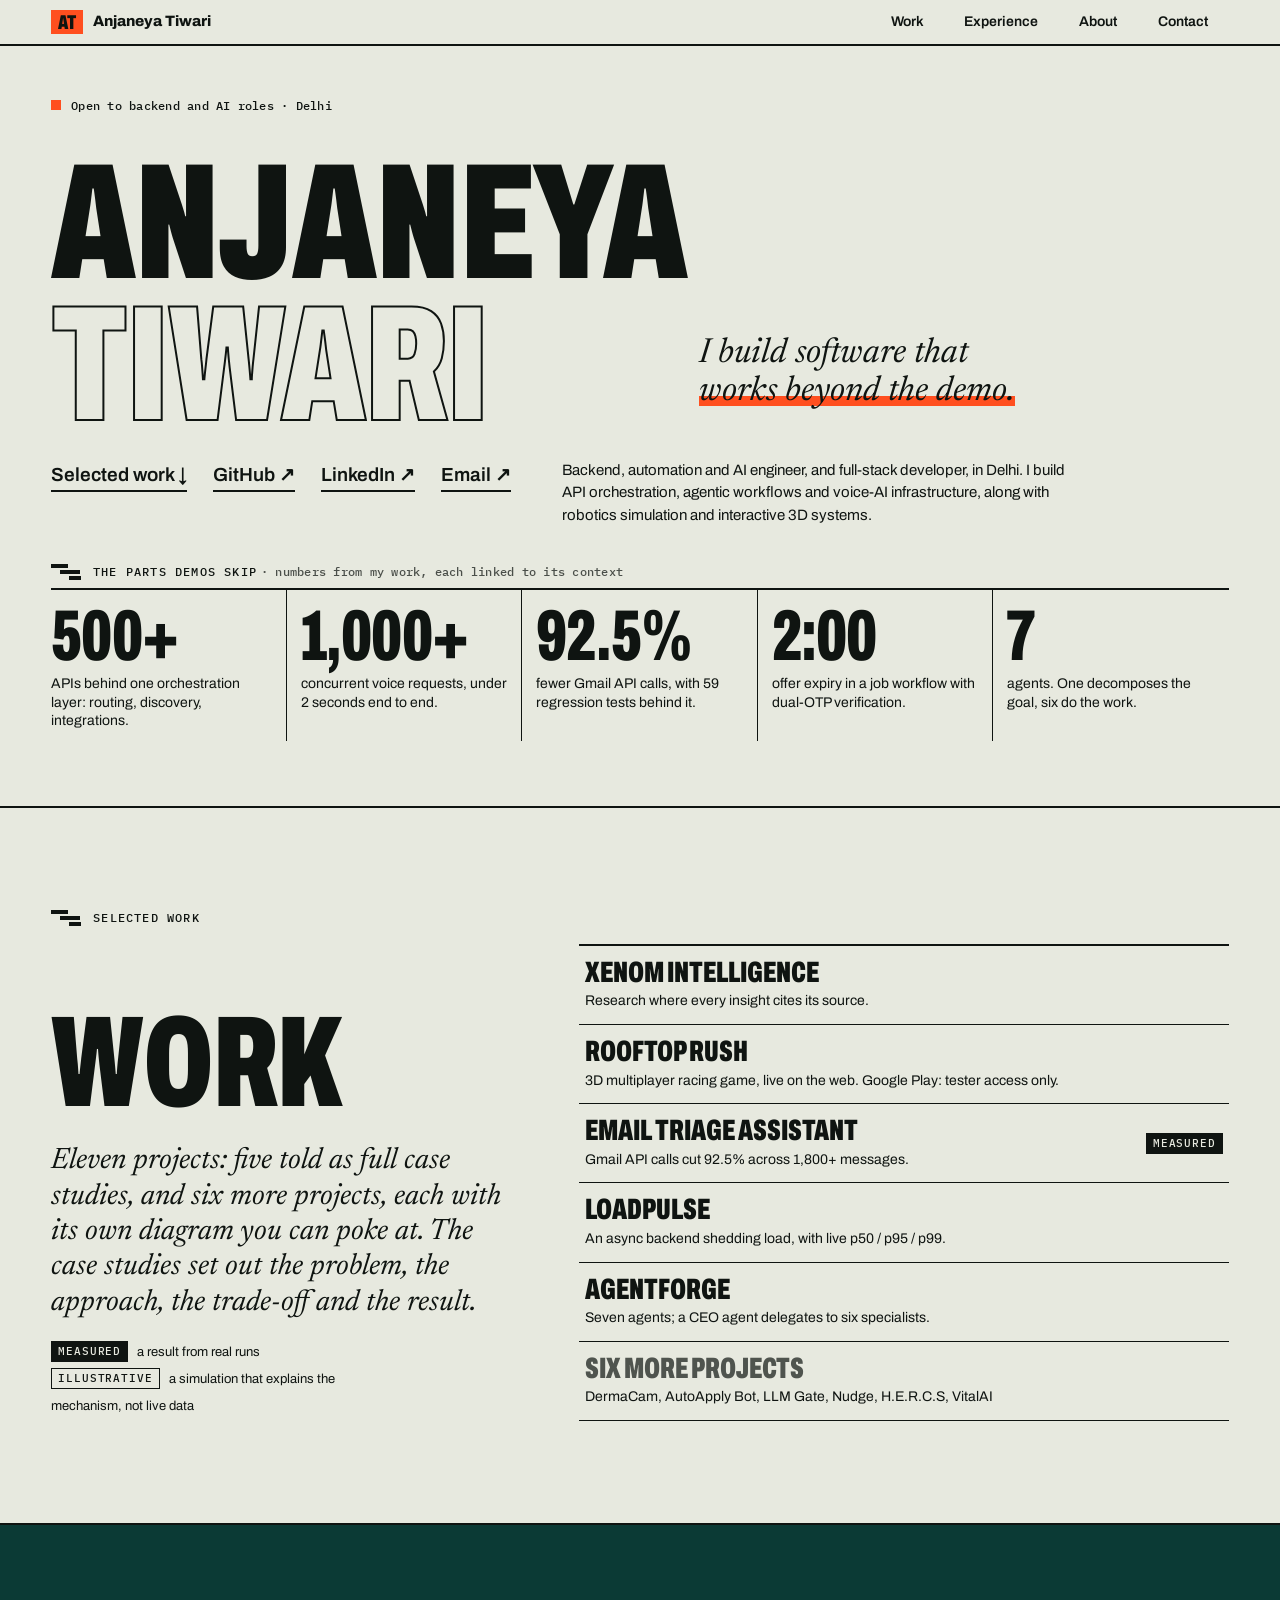
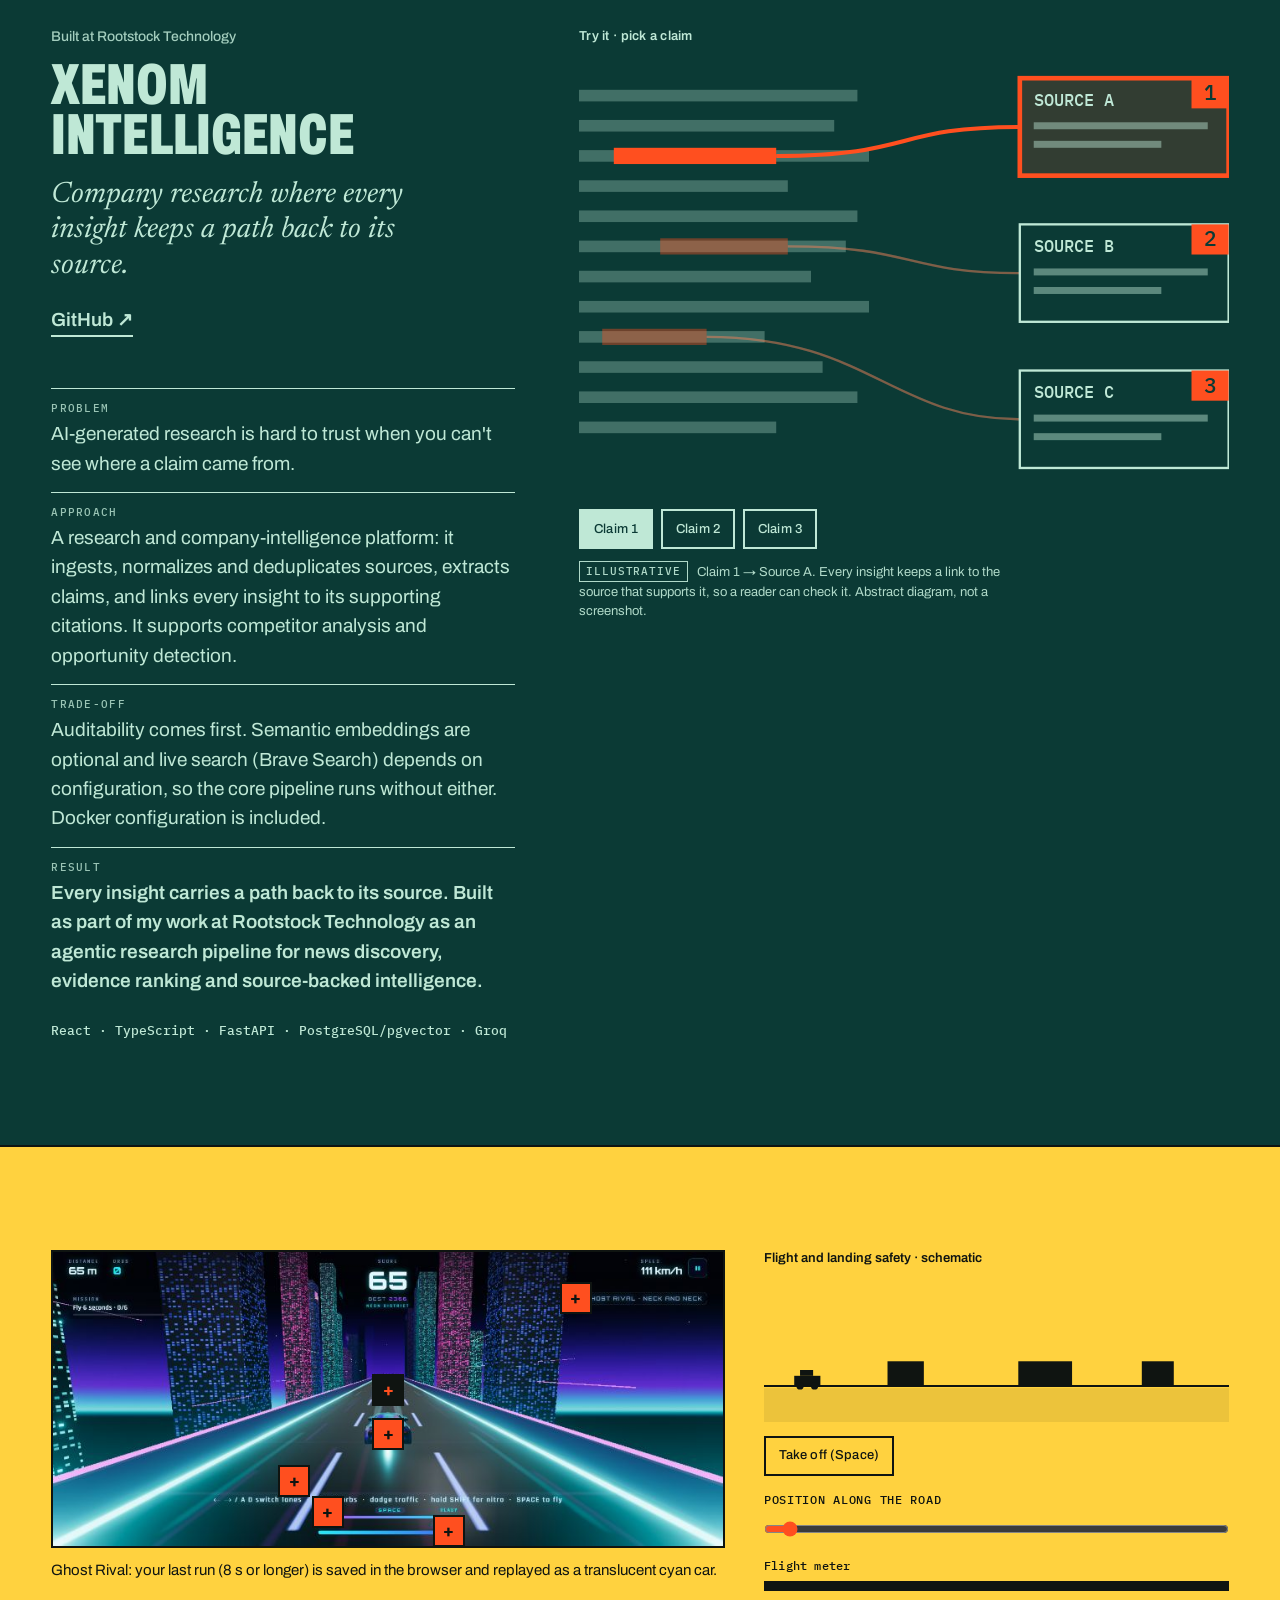
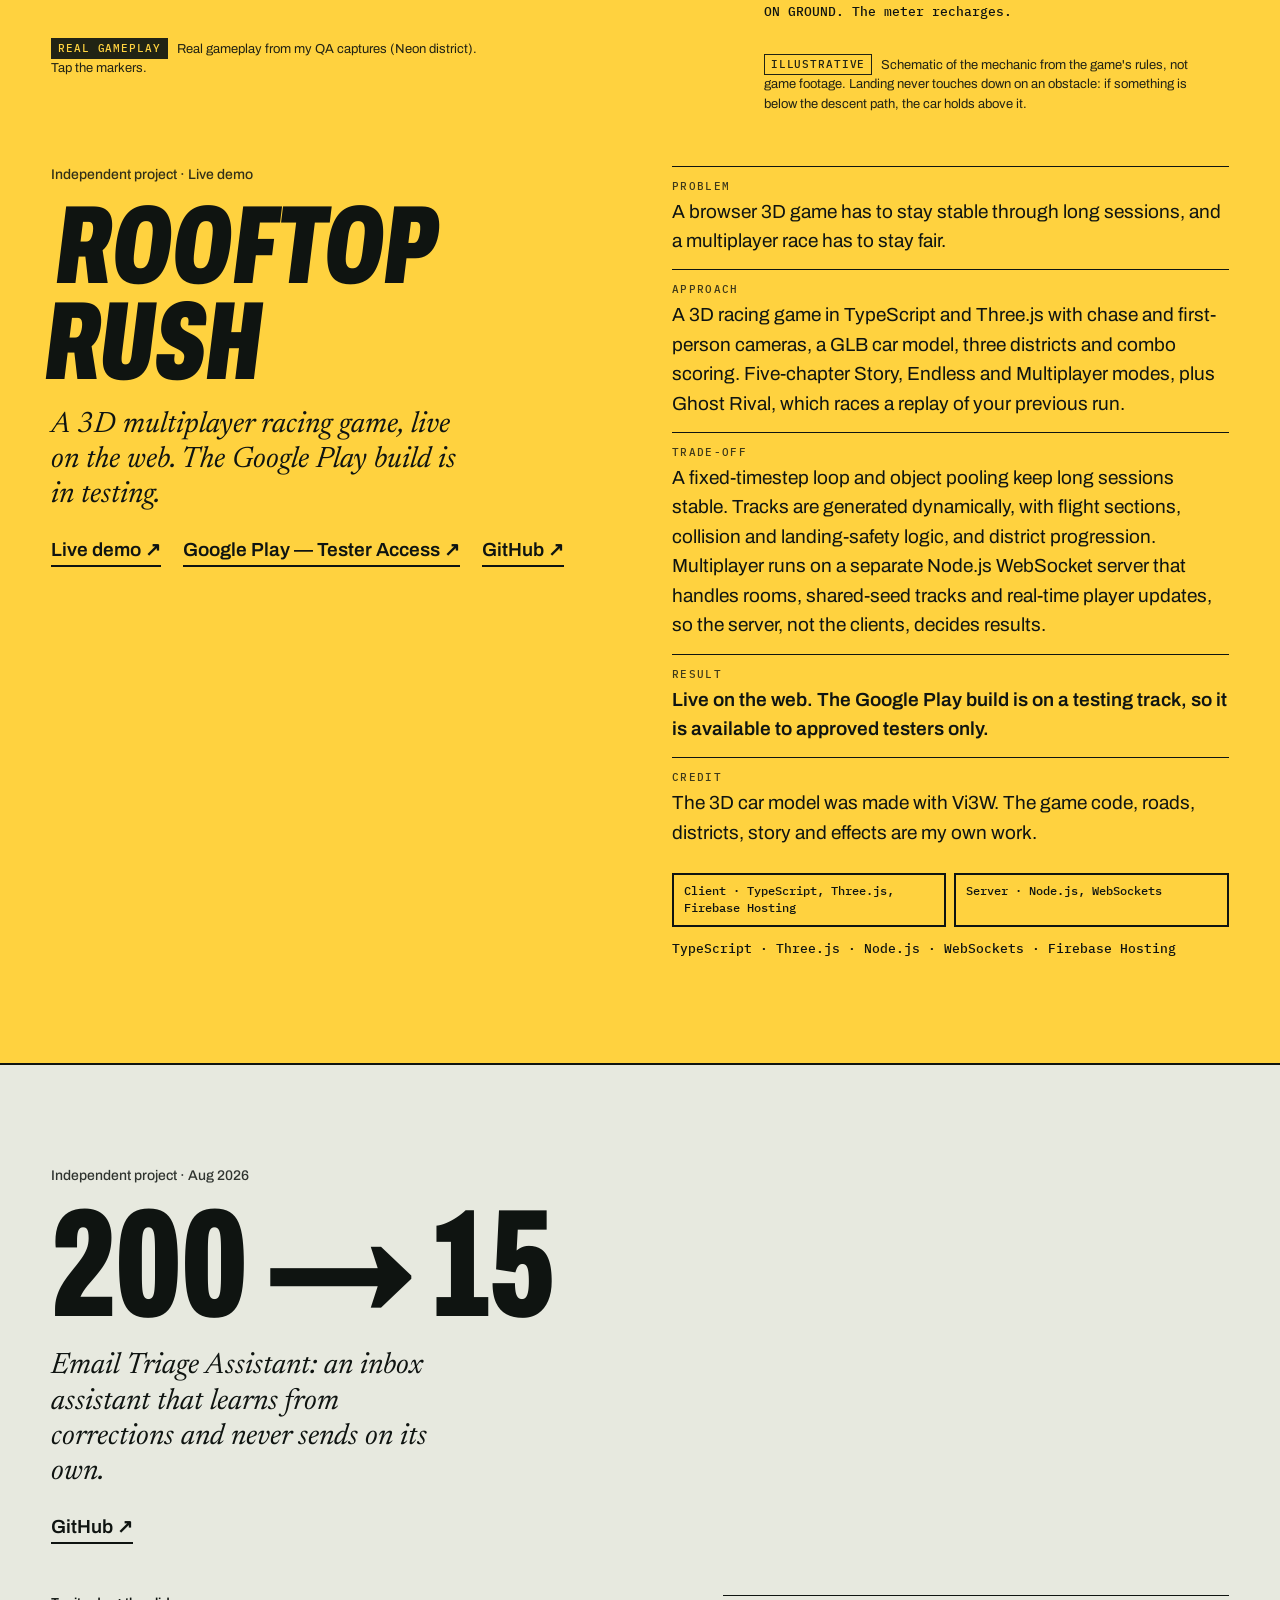
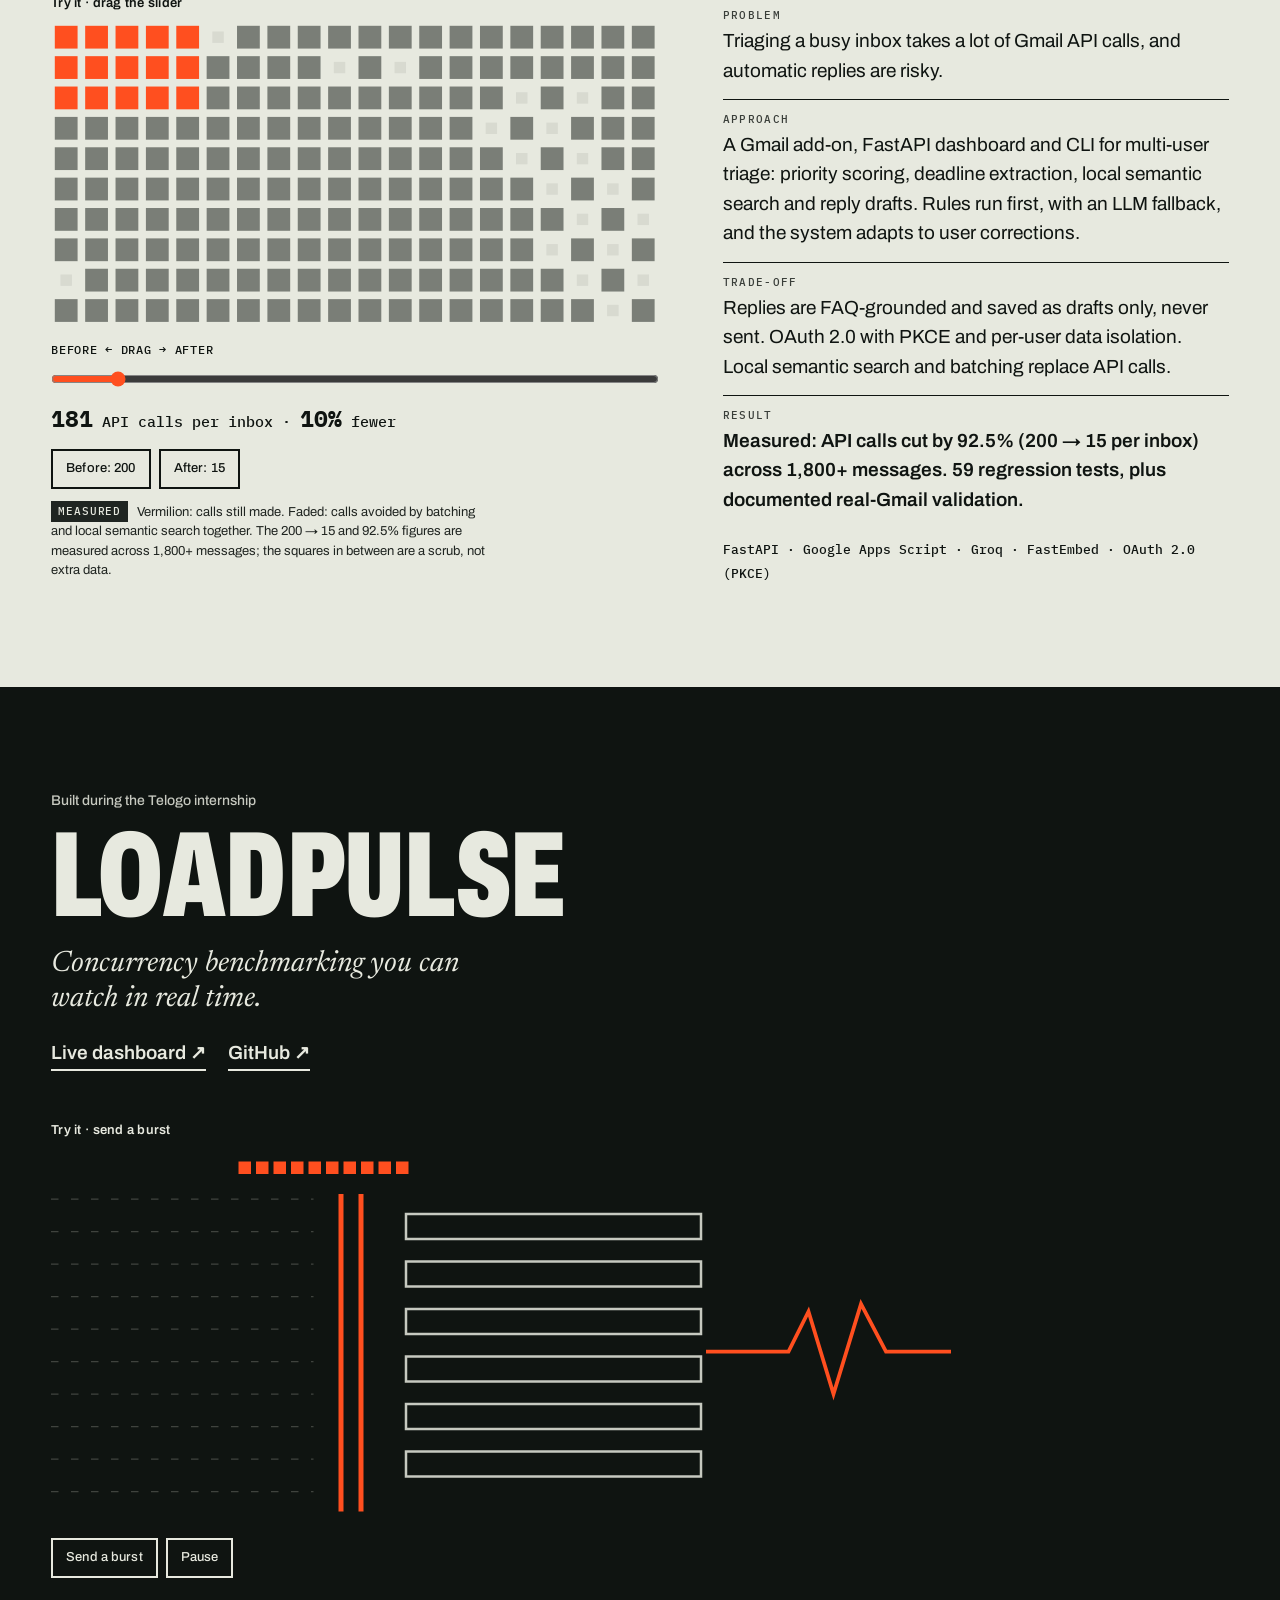
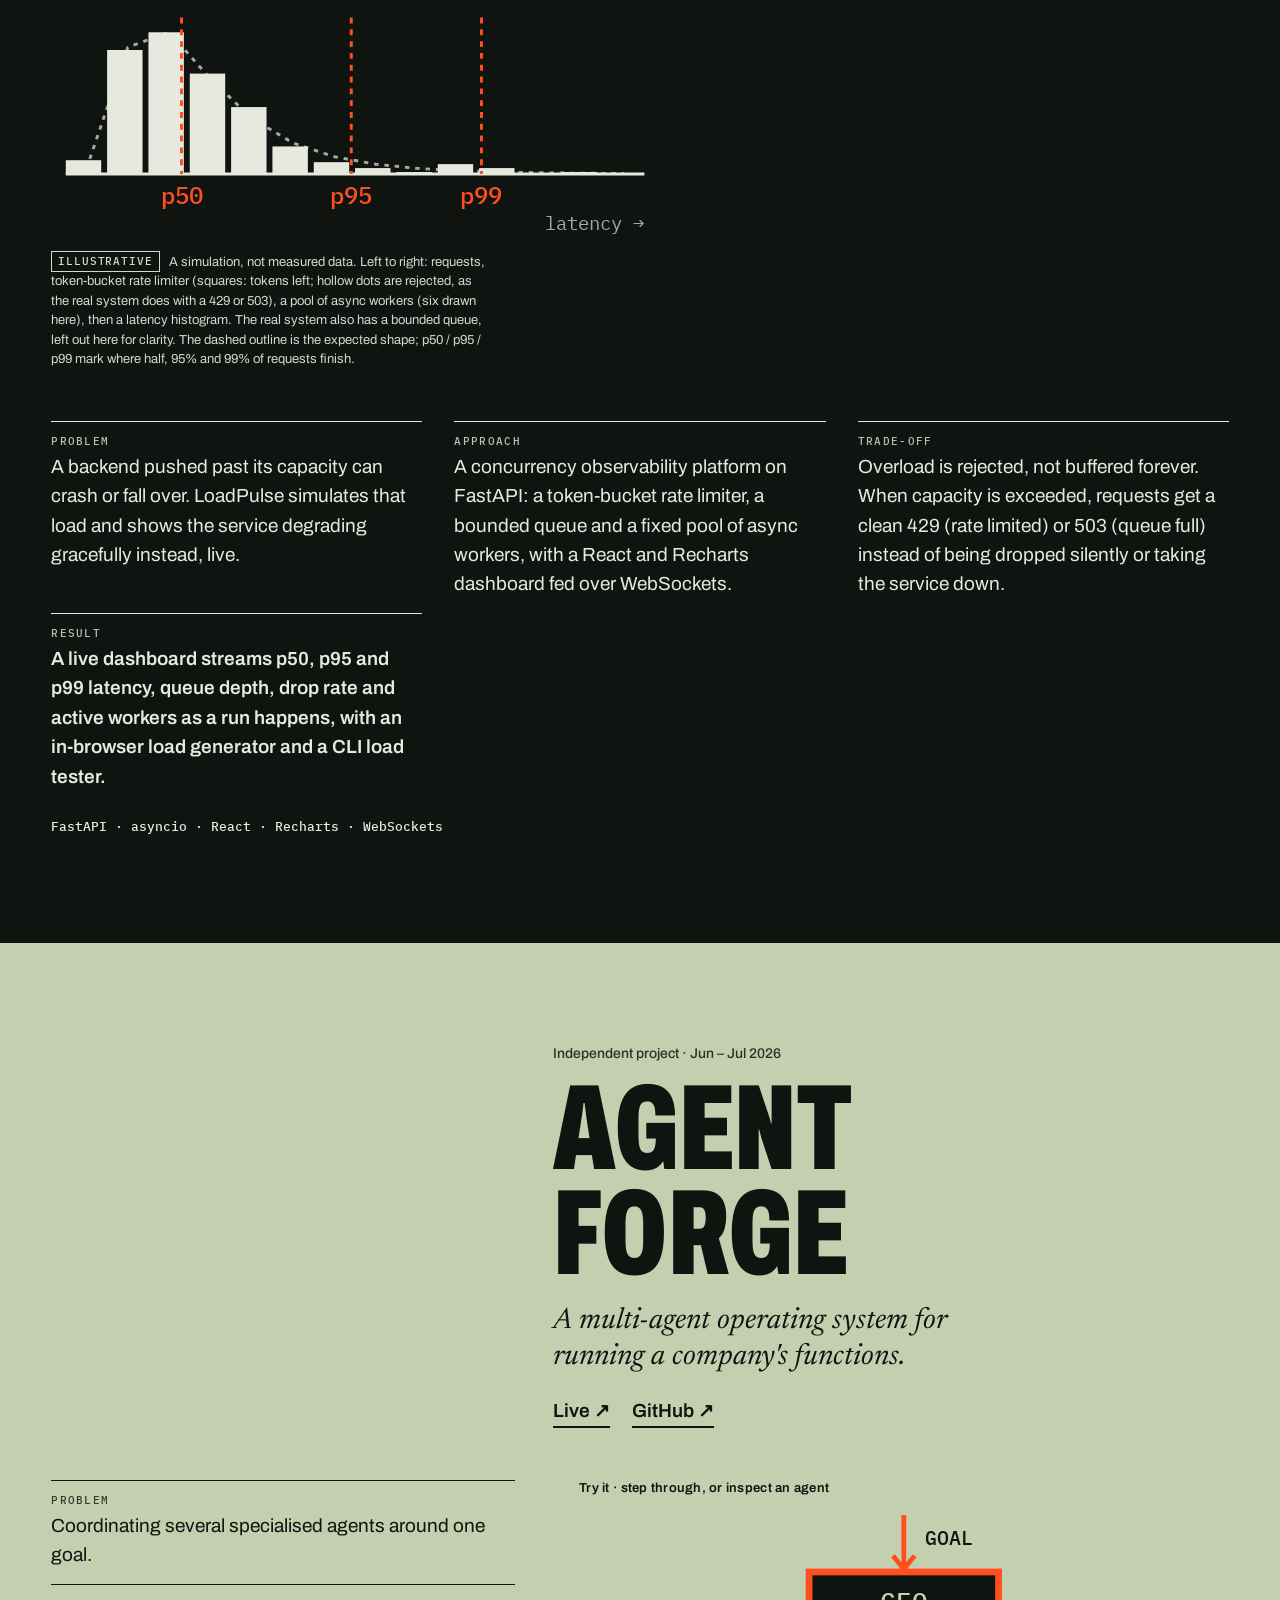
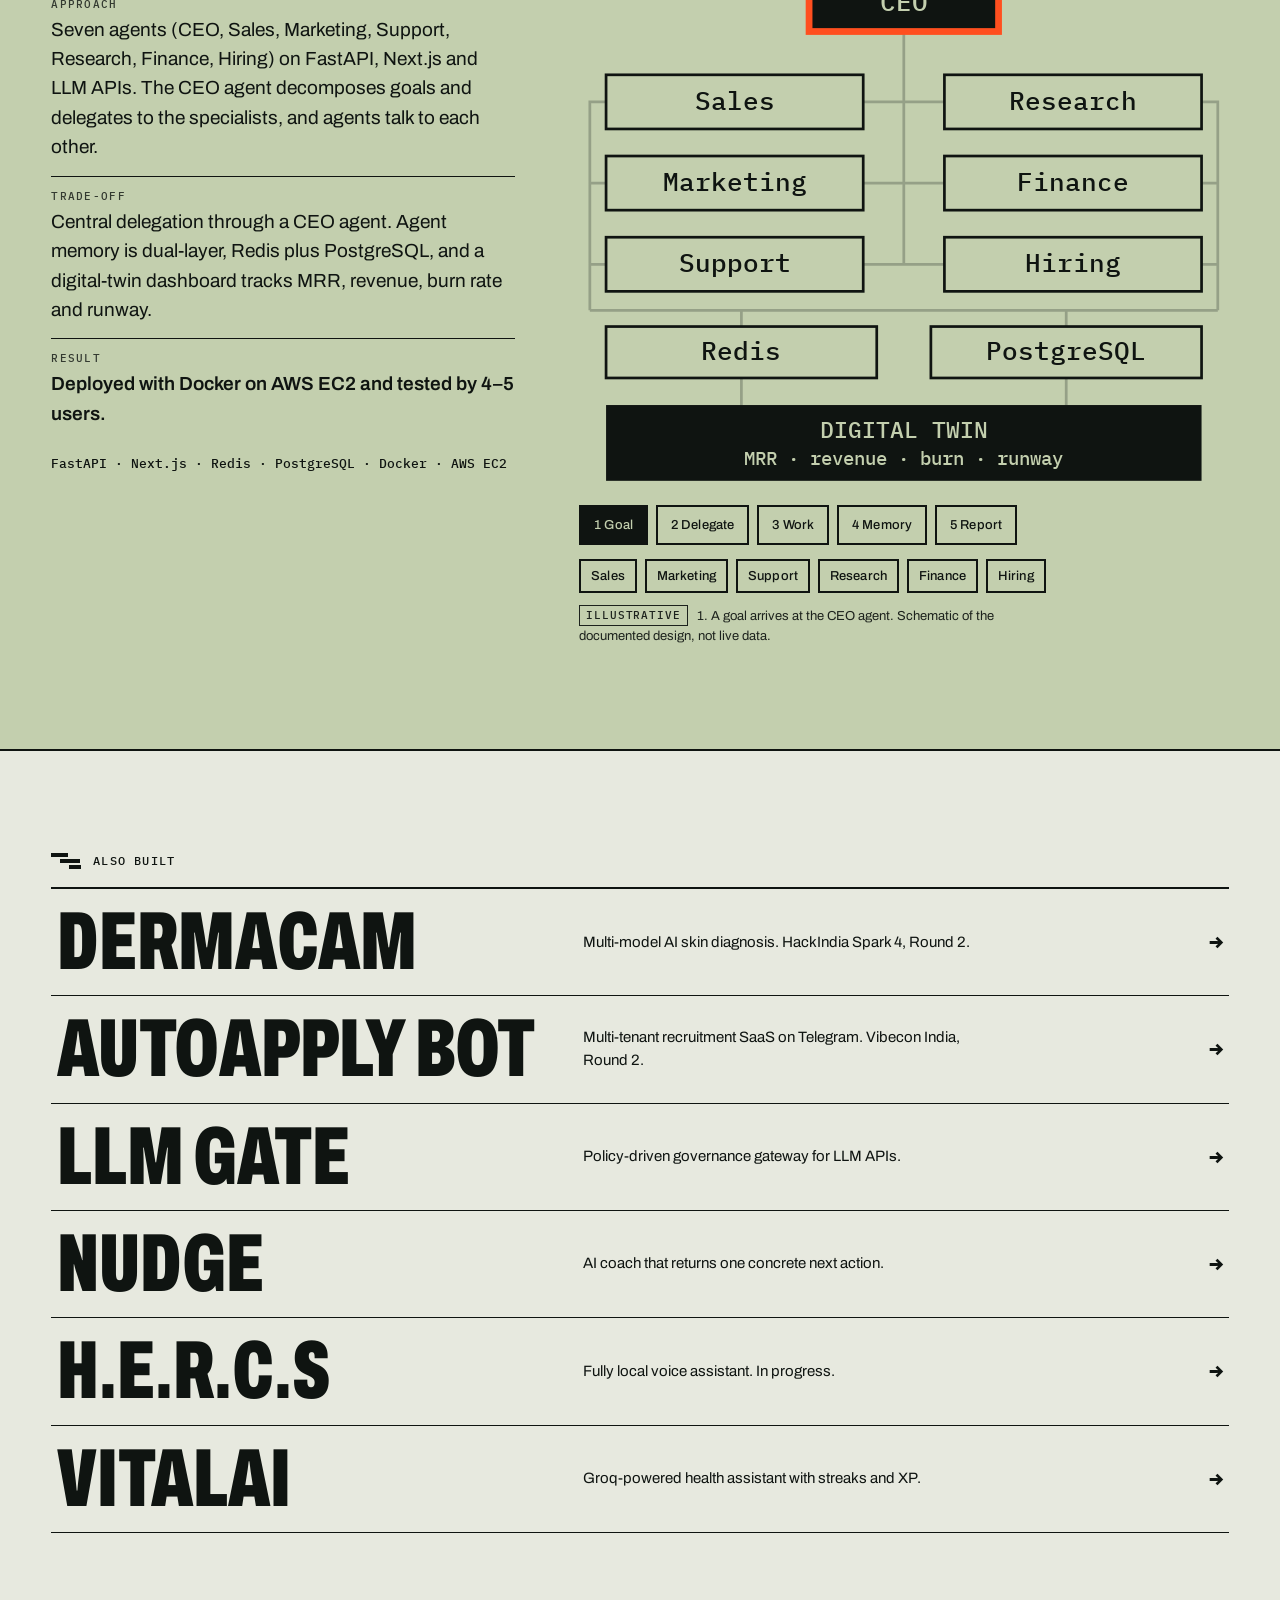
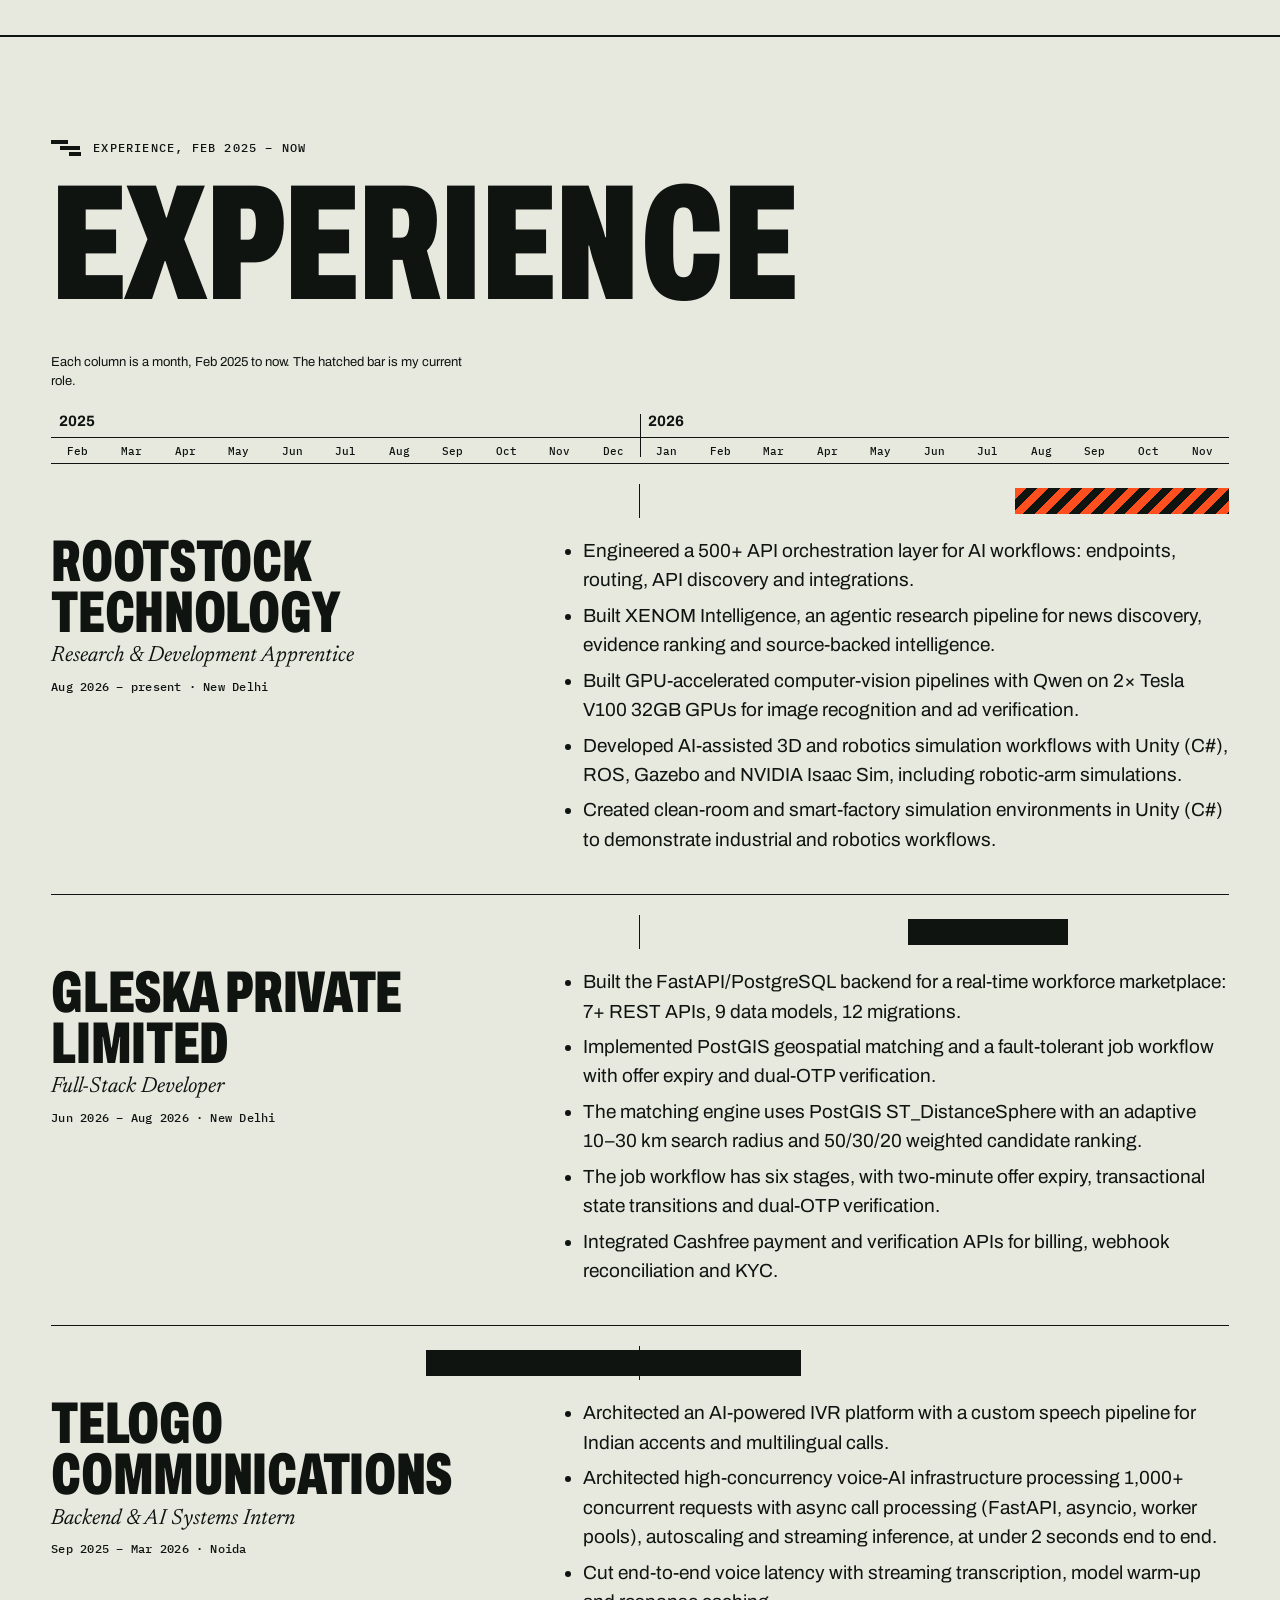
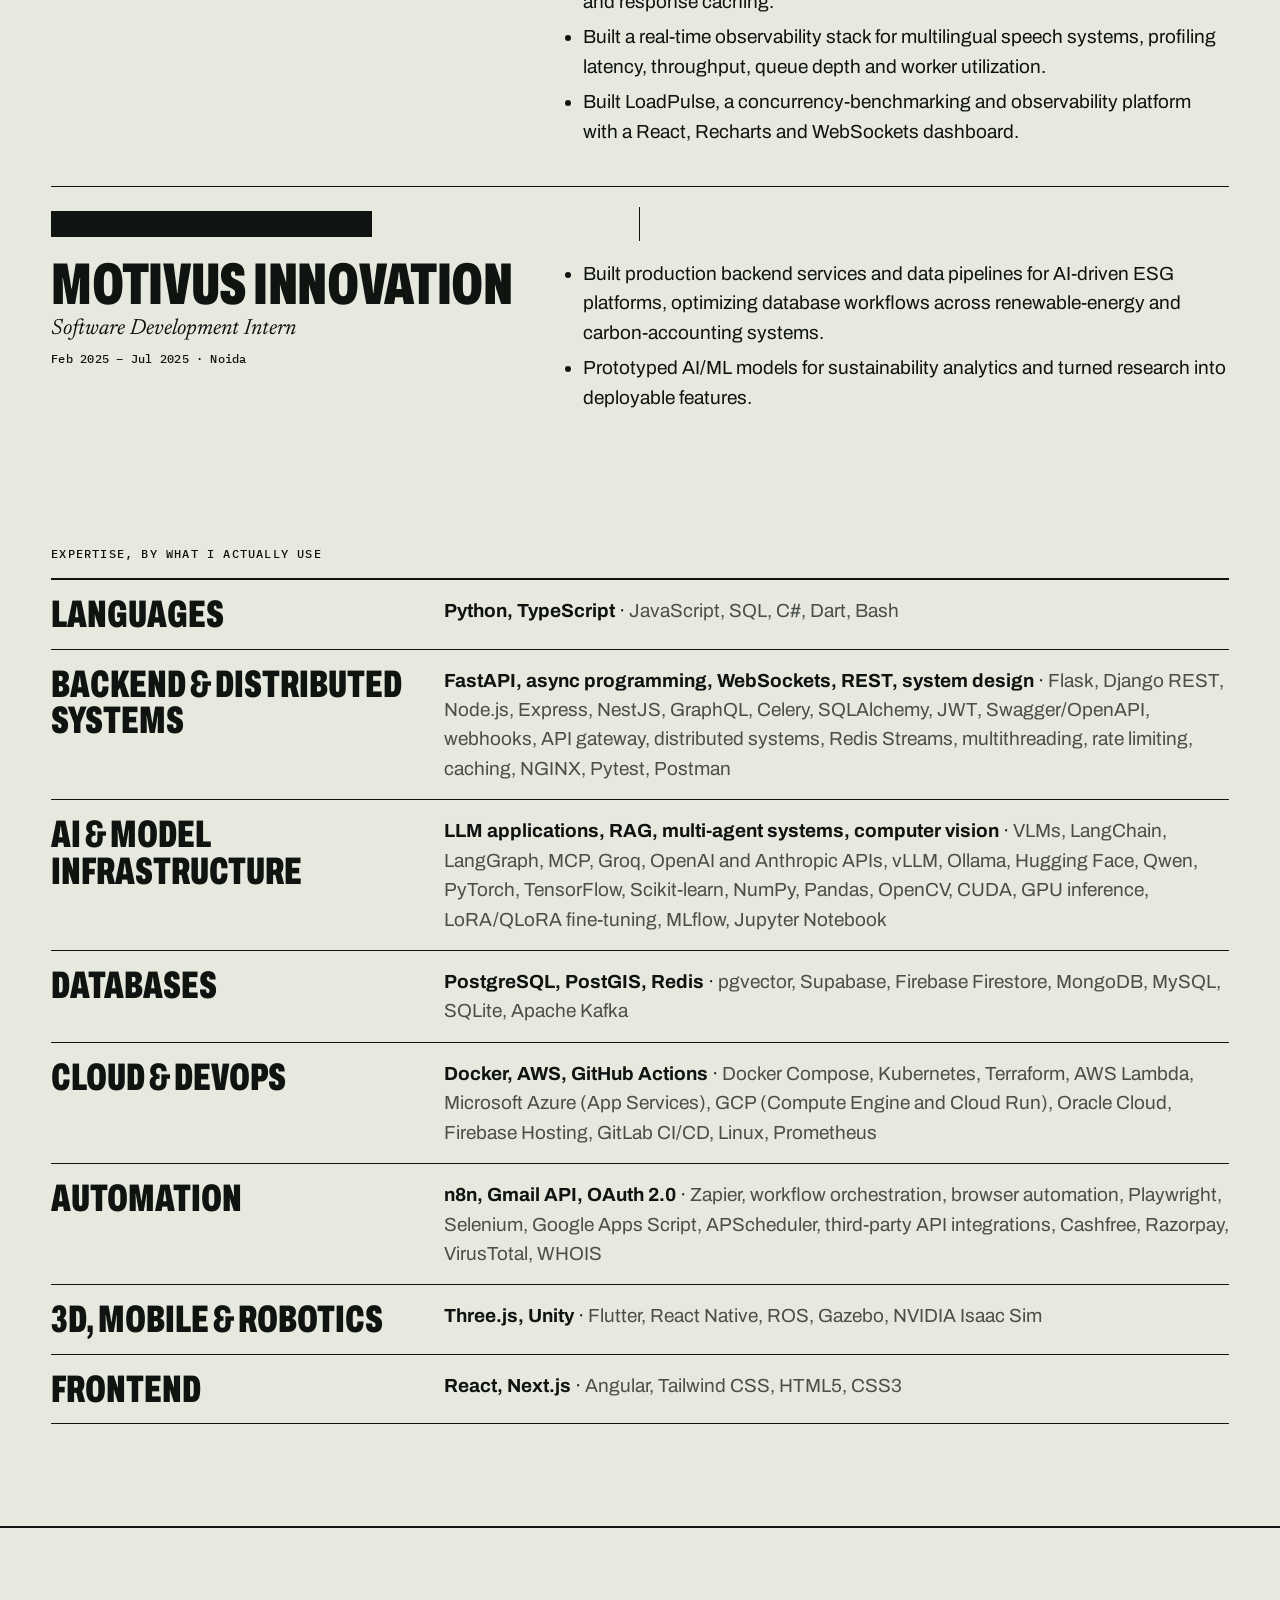
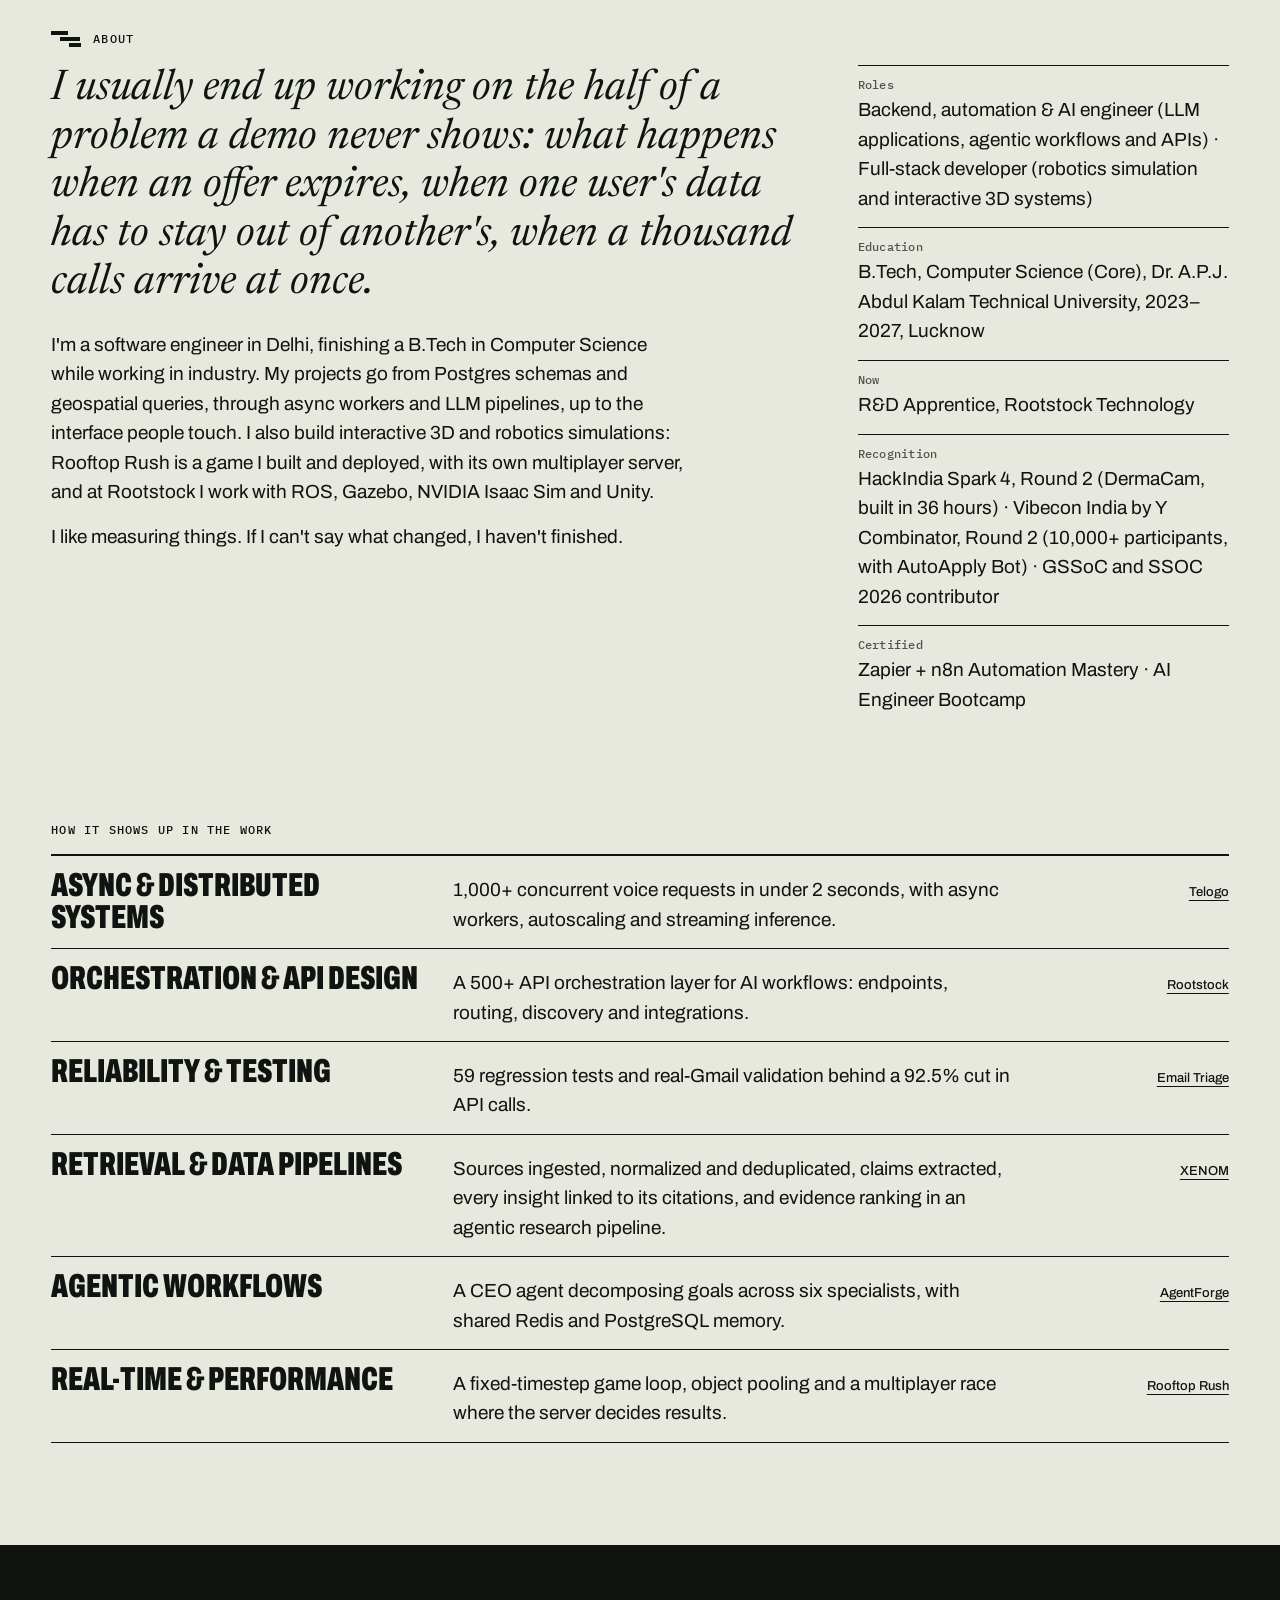
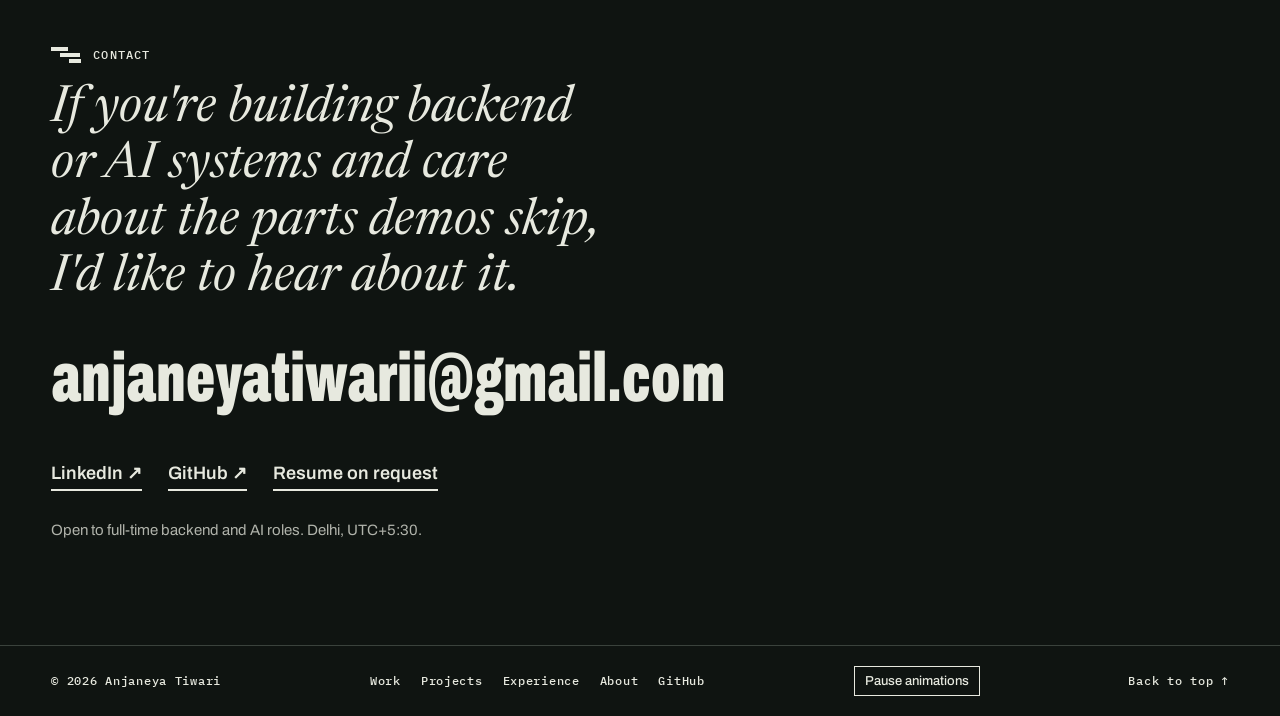
<file: index.html>
<!doctype html>
<html lang="en">
<head>
<meta charset="utf-8">
<meta name="viewport" content="width=device-width,initial-scale=1">
<title>Anjaneya Tiwari — Backend, Automation &amp; AI Engineer · Full-Stack Developer</title>
<meta name="description" content="Anjaneya Tiwari is a backend, automation and AI engineer and full-stack developer: a 500+ API orchestration layer, a geospatial matching backend for a deployed marketplace, voice AI at 1,000+ concurrent requests, and robotics and 3D simulation.">
<link rel="canonical" href="https://codebyanjaneya.github.io/">
<meta property="og:title" content="Anjaneya Tiwari — Backend, Automation & AI Engineer · Full-Stack Developer">
<meta property="og:description" content="Software that works beyond the demo.">
<meta property="og:type" content="website">
<meta property="og:url" content="https://codebyanjaneya.github.io/">
<meta name="theme-color" content="#e7e9df">
<link rel="icon" href="data:,">
<link rel="preconnect" href="https://fonts.googleapis.com">
<link rel="preconnect" href="https://fonts.gstatic.com" crossorigin>
<link href="https://fonts.googleapis.com/css2?family=Archivo:wdth,wght@62..100,400..900&family=IBM+Plex+Mono:wght@400;500&family=Newsreader:ital,wght@0,400;1,400&display=swap" rel="stylesheet">
<script>document.documentElement.className+=" js"</script>
<link rel="stylesheet" href="style.css">
</head>
<body>
<a href="#work" class="skip">Skip to work</a>
<header class="nav">
  <div class="wrap">
    <a class="wm" href="#top" aria-label="Anjaneya Tiwari, home"><b>AT</b>Anjaneya Tiwari</a>
    <nav aria-label="Primary"><ul>
      <li><a href="#work">Work</a></li><li><a href="#experience">Experience</a></li><li><a href="#about">About</a></li><li><a href="#contact">Contact</a></li>
    </ul></nav>
  </div>
</header>

<main id="top">
<section class="hero">
  <div class="wrap">
    <p class="status mono">Open to backend and AI roles · Delhi</p>
    <div>
      <div class="name"><h1 class="disp"><span>Anjaneya</span><span>Tiwari</span></h1>
      <p class="say">I build software that <em>works beyond the demo.</em></p></div>
      <div class="hero-mid"><p class="go"><a class="lnk" href="#work">Selected work ↓</a><a class="lnk" href="https://github.com/codebyanjaneya" target="_blank" rel="noopener">GitHub ↗</a><a class="lnk" href="https://www.linkedin.com/in/anjaneya-tiwari/" target="_blank" rel="noopener">LinkedIn ↗</a><a class="lnk" href="mailto:anjaneyatiwarii@gmail.com">Email ↗</a></p><p class="who">Backend, automation and AI engineer, and full-stack developer, in Delhi. I build API orchestration, agentic workflows and voice-AI infrastructure, along with robotics simulation and interactive 3D systems.</p></div>
    </div>
    <div class="skipbox">
      <p class="lab"><span class="mark" aria-hidden="true"><i></i><i></i><i></i></span>The parts demos skip<span class="lab-n"> · numbers from my work, each linked to its context</span></p>
      <ol class="skips">
        <li><a href="#experience"><b>500+</b><span>APIs behind one orchestration layer: routing, discovery, integrations.</span></a></li>
        <li><a href="#telogo-role"><b>1,000+</b><span>concurrent voice requests, under 2 seconds end to end.</span></a></li>
        <li><a href="#email"><b>92.5%</b><span>fewer Gmail API calls, with 59 regression tests behind it.</span></a></li>
        <li><a href="#gleska-role"><b>2:00</b><span>offer expiry in a job workflow with dual-OTP verification.</span></a></li>
        <li><a href="#agentforge"><b>7</b><span>agents. One decomposes the goal, six do the work.</span></a></li>
      </ol>
    </div>
  </div>
</section>

<section class="sec" id="work">
  <div class="wrap">
    <p class="lab"><span class="mark" aria-hidden="true"><i></i><i></i><i></i></span>Selected work</p>
    <div class="intro">
      <div>
        <h2 class="disp big">Work</h2>
        <p class="deck">Eleven projects: five told as full case studies, and six more projects, each with its own diagram you can poke at. The case studies set out the problem, the approach, the trade-off and the result.</p>
        <p class="legend"><span><b class="chip m">Measured</b> a result from real runs</span><span><b class="chip i">Illustrative</b> a simulation that explains the mechanism, not live data</span></p>
      </div>
      <ol class="pidx">
        <li><a href="#xenom"><span class="t"><b>XENOM Intelligence</b><span>Research where every insight cites its source.</span></span></a></li>
        <li><a href="#rooftop"><span class="t"><b>Rooftop Rush</b><span>3D multiplayer racing game, live on the web. Google Play: tester access only.</span></span></a></li>
        <li><a href="#email"><span class="t"><b>Email Triage Assistant</b><span>Gmail API calls cut 92.5% across 1,800+ messages.</span></span><b class="chip m">Measured</b></a></li>
        <li><a href="#loadpulse"><span class="t"><b>LoadPulse</b><span>An async backend shedding load, with live p50 / p95 / p99.</span></span></a></li>
        <li><a href="#agentforge"><span class="t"><b>AgentForge</b><span>Seven agents; a CEO agent delegates to six specialists.</span></span></a></li>
        <li class="more"><a href="projects.html"><span class="t"><b>Six more projects</b><span>DermaCam, AutoApply Bot, LLM Gate, Nudge, H.E.R.C.S, VitalAI</span></span></a></li>
      </ol>
    </div>
  </div>
</section>

<!-- 01 XENOM -->
<section class="proj p-xenom" id="xenom">
  <div class="wrap">
    <div class="head">
      <p class="idx mono">Built at Rootstock Technology</p>
      <h3 class="disp">XENOM<br>Intelli&shy;gence</h3>
      <p class="deck">Company research where every insight keeps a path back to its source.</p>
      <p class="links"><a class="lnk" href="https://github.com/codebyanjaneya/Xenom-Intelligence-System" target="_blank" rel="noopener">GitHub ↗</a></p>
    </div>
    <div class="viz"><figure class="pnl xv" data-viz="xenom" data-active="1">
      <p class="try mono">Try it · pick a claim</p>
      <svg viewBox="0 0 560 380" role="img" aria-label="Diagram: three highlighted claims in a document each connect to a numbered source. Use the buttons below to choose a claim.">
        <g fill="#bfe8d6" opacity=".3"><rect y="30" width="240" height="10"/><rect y="56" width="220" height="10"/><rect y="108" width="180" height="10"/><rect y="134" width="240" height="10"/><rect y="186" width="200" height="10"/><rect y="212" width="250" height="10"/><rect y="264" width="210" height="10"/><rect y="290" width="240" height="10"/><rect y="316" width="170" height="10"/><rect y="82" width="250" height="10"/><rect y="160" width="230" height="10"/><rect y="238" width="160" height="10"/></g>
        <g fill="none" stroke="#bfe8d6" stroke-width="2" opacity=".25"><path d="M170 87C290 87 270 62 380 62"/><path d="M180 165C290 165 280 188 380 188"/><path d="M110 243C250 243 270 314 380 314"/></g>
        <g fill="none" stroke="#ff4f1f" stroke-width="2"><path class="ln l1" pathLength="1" d="M170 87C290 87 270 62 380 62"/><path class="ln l2" pathLength="1" d="M180 165C290 165 280 188 380 188"/><path class="ln l3" pathLength="1" d="M110 243C250 243 270 314 380 314"/></g>
        <g fill="#ff4f1f"><rect class="cl c1" data-pick="1" x="30" y="80" width="140" height="14"/><rect class="cl c2" data-pick="2" x="70" y="158" width="110" height="14"/><rect class="cl c3" data-pick="3" x="20" y="236" width="90" height="14"/></g>
        <g fill="none" stroke-width="2"><rect class="sb s1" x="380" y="20" width="180" height="84"/><rect class="sb s2" x="380" y="146" width="180" height="84"/><rect class="sb s3" x="380" y="272" width="180" height="84"/></g>
        <g font-family="IBM Plex Mono,monospace" font-size="15" font-weight="500" fill="#bfe8d6"><text x="392" y="44">SOURCE A</text><text x="392" y="170">SOURCE B</text><text x="392" y="296">SOURCE C</text></g>
        <g fill="#bfe8d6" opacity=".45"><rect x="392" y="58" width="150" height="6"/><rect x="392" y="74" width="110" height="6"/><rect x="392" y="184" width="150" height="6"/><rect x="392" y="200" width="110" height="6"/><rect x="392" y="310" width="150" height="6"/><rect x="392" y="326" width="110" height="6"/></g>
        <g fill="#ff4f1f"><rect x="528" y="20" width="32" height="26"/><rect x="528" y="146" width="32" height="26"/><rect x="528" y="272" width="32" height="26"/></g>
        <g font-family="IBM Plex Mono,monospace" font-size="18" font-weight="500" fill="#0b3a35" text-anchor="middle"><text x="544" y="39">1</text><text x="544" y="165">2</text><text x="544" y="291">3</text></g>
      </svg>
      <div class="ctls" role="group" aria-label="Choose a claim"><button type="button" class="ctl" data-pick="1" aria-pressed="true">Claim 1</button><button type="button" class="ctl" data-pick="2" aria-pressed="false">Claim 2</button><button type="button" class="ctl" data-pick="3" aria-pressed="false">Claim 3</button></div>
      <figcaption aria-live="off"><b class="chip i">Illustrative</b> <span data-cap>Every insight keeps a link to the source that supports it, so a reader can check it.</span> Abstract diagram, not a screenshot.</figcaption>
    </figure></div>
    <div class="detail">
      <dl class="f"><div><dt>Problem</dt><dd>AI-generated research is hard to trust when you can't see where a claim came from.</dd></div><div><dt>Approach</dt><dd>A research and company-intelligence platform: it ingests, normalizes and deduplicates sources, extracts claims, and links every insight to its supporting citations. It supports competitor analysis and opportunity detection.</dd></div><div><dt>Trade-off</dt><dd>Auditability comes first. Semantic embeddings are optional and live search (Brave Search) depends on configuration, so the core pipeline runs without either. Docker configuration is included.</dd></div><div class="res"><dt>Result</dt><dd>Every insight carries a path back to its source. Built as part of my work at Rootstock Technology as an agentic research pipeline for news discovery, evidence ranking and source-backed intelligence.</dd></div></dl>
      <p class="stack">React · TypeScript · FastAPI · PostgreSQL/pgvector · Groq</p>
    </div>
  </div>
</section>

<!-- 02 Rooftop Rush -->
<section class="proj p-rooftop" id="rooftop">
  <div class="wrap">
    <div class="viz rviz">
      <figure class="pnl" data-viz="rooftop">
        <div class="shot"><img src="assets/rooftop-neon.jpg" srcset="assets/rooftop-neon-800.jpg 800w, assets/rooftop-neon.jpg 1280w" sizes="(min-width:1000px) 52vw, 100vw" width="1280" height="562" loading="lazy" decoding="async" alt="Real gameplay screenshot of Rooftop Rush: a car on a three-lane neon road between glowing towers, with a translucent ghost car ahead, plus score, speed, flight and nitro meters.">
          <button type="button" class="hot" data-h="ghost" style="left:50%;top:47%" aria-label="Ghost Rival">+</button>
          <button type="button" class="hot" data-h="car" style="left:50%;top:62%" aria-label="The car">+</button>
          <button type="button" class="hot" data-h="lanes" style="left:36%;top:78%" aria-label="Lanes">+</button>
          <button type="button" class="hot" data-h="status" style="left:78%;top:15.7%" aria-label="Ghost HUD">+</button>
          <button type="button" class="hot" data-h="flight" style="left:41%;top:88.5%" aria-label="Flight meter">+</button>
          <button type="button" class="hot" data-h="nitro" style="left:59%;top:95%" aria-label="Nitro meter">+</button>
        </div>
        <p class="tip" aria-live="polite" data-tip>Tap a marker.</p>
        <figcaption><b class="chip m">Real gameplay</b> Real gameplay from my QA captures (Neon district). Tap the markers.</figcaption>
      </figure>
      <figure class="pnl fl" data-viz="flight">
        <p class="mono pt">Flight and landing safety · schematic</p>
        <svg viewBox="0 0 640 200" role="img" aria-label="Side-view schematic: a car on the road with three obstacles. Use the controls to take off, fly over them, and land.">
          <path d="M0 150H640" stroke="#0f1411" stroke-width="3"/><rect y="153" width="640" height="47" fill="#0f1411" opacity=".08"/>
          <g fill="#0f1411"><rect x="170" y="116" width="50" height="34"/><rect x="350" y="116" width="74" height="34"/><rect x="520" y="116" width="44" height="34"/></g>
          <g class="fx"><g class="fy"><g class="car"><rect y="136" width="36" height="14"/><rect x="8" y="128" width="18" height="8"/><circle cx="8" cy="150" r="5"/><circle cx="28" cy="150" r="5"/></g></g></g>
        </svg>
        <div class="ctls"><button type="button" class="ctl" data-fly aria-pressed="false" aria-keyshortcuts="Space ArrowLeft ArrowRight">Take off (Space)</button></div>
        <label class="rl">Position along the road<input type="range" min="0" max="100" value="4"></label>
        <p class="mtrl mono">Flight meter</p><div class="mtr"><i></i></div>
        <p class="st" data-st aria-live="polite">ON GROUND. The meter recharges.</p>
        <figcaption><b class="chip i">Illustrative</b> Schematic of the mechanic from the game's rules, not game footage. Landing never touches down on an obstacle: if something is below the descent path, the car holds above it.</figcaption>
      </figure>
    </div>
    <div class="head">
      <p class="idx mono">Independent project · Live demo</p>
      <h3 class="disp">Rooftop<br>Rush</h3>
      <p class="deck">A 3D multiplayer racing game, live on the web. The Google Play build is in testing.</p>
      <p class="links"><a class="lnk" href="https://rooftoprush.web.app/" target="_blank" rel="noopener">Live demo ↗</a><a class="lnk" href="https://play.google.com/store/apps/details?id=com.anjaneya.rooftoprush" target="_blank" rel="noopener">Google Play — Tester Access ↗</a><a class="lnk" href="https://github.com/codebyanjaneya/Rooftop-Rush" target="_blank" rel="noopener">GitHub ↗</a></p>
    </div>
    <div class="detail">
      <dl class="f"><div><dt>Problem</dt><dd>A browser 3D game has to stay stable through long sessions, and a multiplayer race has to stay fair.</dd></div><div><dt>Approach</dt><dd>A 3D racing game in TypeScript and Three.js with chase and first-person cameras, a GLB car model, three districts and combo scoring. Five-chapter Story, Endless and Multiplayer modes, plus Ghost Rival, which races a replay of your previous run.</dd></div><div><dt>Trade-off</dt><dd>A fixed-timestep loop and object pooling keep long sessions stable. Tracks are generated dynamically, with flight sections, collision and landing-safety logic, and district progression. Multiplayer runs on a separate Node.js WebSocket server that handles rooms, shared-seed tracks and real-time player updates, so the server, not the clients, decides results.</dd></div><div class="res"><dt>Result</dt><dd>Live on the web. The Google Play build is on a testing track, so it is available to approved testers only.</dd></div><div><dt>Credit</dt><dd>The 3D car model was made with Vi3W. The game code, roads, districts, story and effects are my own work.</dd></div></dl>
      <div class="sq"><span>Client · TypeScript, Three.js, Firebase Hosting</span><span>Server · Node.js, WebSockets</span></div>
      <p class="stack">TypeScript · Three.js · Node.js · WebSockets · Firebase Hosting</p>
    </div>
  </div>
</section>

<!-- 03 Email Triage -->
<section class="proj p-email" id="email">
  <div class="wrap">
    <div class="head">
      <p class="idx mono">Independent project · Aug 2026</p>
      <h3 class="disp"><span class="sr">Email Triage Assistant: </span>200 → 15</h3>
      <p class="deck">Email Triage Assistant: an inbox assistant that learns from corrections and never sends on its own.</p>
      <p class="links"><a class="lnk" href="https://github.com/codebyanjaneya/Email-Triage-Assistant" target="_blank" rel="noopener">GitHub ↗</a></p>
    </div>
    <div class="viz"><figure class="pnl ev" data-viz="email">
      <p class="try mono">Try it · drag the slider</p>
      <svg viewBox="0 0 480 240" role="img" aria-label="Grid of 200 squares representing Gmail API calls per inbox. 15 are highlighted and the rest fade as you move the slider from before to after."><rect class="k" x="3" y="3" width="18" height="18"/><rect class="k" x="27" y="3" width="18" height="18"/><rect class="k" x="51" y="3" width="18" height="18"/><rect class="k" x="75" y="3" width="18" height="18"/><rect class="k" x="99" y="3" width="18" height="18"/><rect class="o" x="123" y="3" width="18" height="18"/><rect class="o" x="147" y="3" width="18" height="18"/><rect class="o" x="171" y="3" width="18" height="18"/><rect class="o" x="195" y="3" width="18" height="18"/><rect class="o" x="219" y="3" width="18" height="18"/><rect class="o" x="243" y="3" width="18" height="18"/><rect class="o" x="267" y="3" width="18" height="18"/><rect class="o" x="291" y="3" width="18" height="18"/><rect class="o" x="315" y="3" width="18" height="18"/><rect class="o" x="339" y="3" width="18" height="18"/><rect class="o" x="363" y="3" width="18" height="18"/><rect class="o" x="387" y="3" width="18" height="18"/><rect class="o" x="411" y="3" width="18" height="18"/><rect class="o" x="435" y="3" width="18" height="18"/><rect class="o" x="459" y="3" width="18" height="18"/><rect class="k" x="3" y="27" width="18" height="18"/><rect class="k" x="27" y="27" width="18" height="18"/><rect class="k" x="51" y="27" width="18" height="18"/><rect class="k" x="75" y="27" width="18" height="18"/><rect class="k" x="99" y="27" width="18" height="18"/><rect class="o" x="123" y="27" width="18" height="18"/><rect class="o" x="147" y="27" width="18" height="18"/><rect class="o" x="171" y="27" width="18" height="18"/><rect class="o" x="195" y="27" width="18" height="18"/><rect class="o" x="219" y="27" width="18" height="18"/><rect class="o" x="243" y="27" width="18" height="18"/><rect class="o" x="267" y="27" width="18" height="18"/><rect class="o" x="291" y="27" width="18" height="18"/><rect class="o" x="315" y="27" width="18" height="18"/><rect class="o" x="339" y="27" width="18" height="18"/><rect class="o" x="363" y="27" width="18" height="18"/><rect class="o" x="387" y="27" width="18" height="18"/><rect class="o" x="411" y="27" width="18" height="18"/><rect class="o" x="435" y="27" width="18" height="18"/><rect class="o" x="459" y="27" width="18" height="18"/><rect class="k" x="3" y="51" width="18" height="18"/><rect class="k" x="27" y="51" width="18" height="18"/><rect class="k" x="51" y="51" width="18" height="18"/><rect class="k" x="75" y="51" width="18" height="18"/><rect class="k" x="99" y="51" width="18" height="18"/><rect class="o" x="123" y="51" width="18" height="18"/><rect class="o" x="147" y="51" width="18" height="18"/><rect class="o" x="171" y="51" width="18" height="18"/><rect class="o" x="195" y="51" width="18" height="18"/><rect class="o" x="219" y="51" width="18" height="18"/><rect class="o" x="243" y="51" width="18" height="18"/><rect class="o" x="267" y="51" width="18" height="18"/><rect class="o" x="291" y="51" width="18" height="18"/><rect class="o" x="315" y="51" width="18" height="18"/><rect class="o" x="339" y="51" width="18" height="18"/><rect class="o" x="363" y="51" width="18" height="18"/><rect class="o" x="387" y="51" width="18" height="18"/><rect class="o" x="411" y="51" width="18" height="18"/><rect class="o" x="435" y="51" width="18" height="18"/><rect class="o" x="459" y="51" width="18" height="18"/><rect class="o" x="3" y="75" width="18" height="18"/><rect class="o" x="27" y="75" width="18" height="18"/><rect class="o" x="51" y="75" width="18" height="18"/><rect class="o" x="75" y="75" width="18" height="18"/><rect class="o" x="99" y="75" width="18" height="18"/><rect class="o" x="123" y="75" width="18" height="18"/><rect class="o" x="147" y="75" width="18" height="18"/><rect class="o" x="171" y="75" width="18" height="18"/><rect class="o" x="195" y="75" width="18" height="18"/><rect class="o" x="219" y="75" width="18" height="18"/><rect class="o" x="243" y="75" width="18" height="18"/><rect class="o" x="267" y="75" width="18" height="18"/><rect class="o" x="291" y="75" width="18" height="18"/><rect class="o" x="315" y="75" width="18" height="18"/><rect class="o" x="339" y="75" width="18" height="18"/><rect class="o" x="363" y="75" width="18" height="18"/><rect class="o" x="387" y="75" width="18" height="18"/><rect class="o" x="411" y="75" width="18" height="18"/><rect class="o" x="435" y="75" width="18" height="18"/><rect class="o" x="459" y="75" width="18" height="18"/><rect class="o" x="3" y="99" width="18" height="18"/><rect class="o" x="27" y="99" width="18" height="18"/><rect class="o" x="51" y="99" width="18" height="18"/><rect class="o" x="75" y="99" width="18" height="18"/><rect class="o" x="99" y="99" width="18" height="18"/><rect class="o" x="123" y="99" width="18" height="18"/><rect class="o" x="147" y="99" width="18" height="18"/><rect class="o" x="171" y="99" width="18" height="18"/><rect class="o" x="195" y="99" width="18" height="18"/><rect class="o" x="219" y="99" width="18" height="18"/><rect class="o" x="243" y="99" width="18" height="18"/><rect class="o" x="267" y="99" width="18" height="18"/><rect class="o" x="291" y="99" width="18" height="18"/><rect class="o" x="315" y="99" width="18" height="18"/><rect class="o" x="339" y="99" width="18" height="18"/><rect class="o" x="363" y="99" width="18" height="18"/><rect class="o" x="387" y="99" width="18" height="18"/><rect class="o" x="411" y="99" width="18" height="18"/><rect class="o" x="435" y="99" width="18" height="18"/><rect class="o" x="459" y="99" width="18" height="18"/><rect class="o" x="3" y="123" width="18" height="18"/><rect class="o" x="27" y="123" width="18" height="18"/><rect class="o" x="51" y="123" width="18" height="18"/><rect class="o" x="75" y="123" width="18" height="18"/><rect class="o" x="99" y="123" width="18" height="18"/><rect class="o" x="123" y="123" width="18" height="18"/><rect class="o" x="147" y="123" width="18" height="18"/><rect class="o" x="171" y="123" width="18" height="18"/><rect class="o" x="195" y="123" width="18" height="18"/><rect class="o" x="219" y="123" width="18" height="18"/><rect class="o" x="243" y="123" width="18" height="18"/><rect class="o" x="267" y="123" width="18" height="18"/><rect class="o" x="291" y="123" width="18" height="18"/><rect class="o" x="315" y="123" width="18" height="18"/><rect class="o" x="339" y="123" width="18" height="18"/><rect class="o" x="363" y="123" width="18" height="18"/><rect class="o" x="387" y="123" width="18" height="18"/><rect class="o" x="411" y="123" width="18" height="18"/><rect class="o" x="435" y="123" width="18" height="18"/><rect class="o" x="459" y="123" width="18" height="18"/><rect class="o" x="3" y="147" width="18" height="18"/><rect class="o" x="27" y="147" width="18" height="18"/><rect class="o" x="51" y="147" width="18" height="18"/><rect class="o" x="75" y="147" width="18" height="18"/><rect class="o" x="99" y="147" width="18" height="18"/><rect class="o" x="123" y="147" width="18" height="18"/><rect class="o" x="147" y="147" width="18" height="18"/><rect class="o" x="171" y="147" width="18" height="18"/><rect class="o" x="195" y="147" width="18" height="18"/><rect class="o" x="219" y="147" width="18" height="18"/><rect class="o" x="243" y="147" width="18" height="18"/><rect class="o" x="267" y="147" width="18" height="18"/><rect class="o" x="291" y="147" width="18" height="18"/><rect class="o" x="315" y="147" width="18" height="18"/><rect class="o" x="339" y="147" width="18" height="18"/><rect class="o" x="363" y="147" width="18" height="18"/><rect class="o" x="387" y="147" width="18" height="18"/><rect class="o" x="411" y="147" width="18" height="18"/><rect class="o" x="435" y="147" width="18" height="18"/><rect class="o" x="459" y="147" width="18" height="18"/><rect class="o" x="3" y="171" width="18" height="18"/><rect class="o" x="27" y="171" width="18" height="18"/><rect class="o" x="51" y="171" width="18" height="18"/><rect class="o" x="75" y="171" width="18" height="18"/><rect class="o" x="99" y="171" width="18" height="18"/><rect class="o" x="123" y="171" width="18" height="18"/><rect class="o" x="147" y="171" width="18" height="18"/><rect class="o" x="171" y="171" width="18" height="18"/><rect class="o" x="195" y="171" width="18" height="18"/><rect class="o" x="219" y="171" width="18" height="18"/><rect class="o" x="243" y="171" width="18" height="18"/><rect class="o" x="267" y="171" width="18" height="18"/><rect class="o" x="291" y="171" width="18" height="18"/><rect class="o" x="315" y="171" width="18" height="18"/><rect class="o" x="339" y="171" width="18" height="18"/><rect class="o" x="363" y="171" width="18" height="18"/><rect class="o" x="387" y="171" width="18" height="18"/><rect class="o" x="411" y="171" width="18" height="18"/><rect class="o" x="435" y="171" width="18" height="18"/><rect class="o" x="459" y="171" width="18" height="18"/><rect class="o" x="3" y="195" width="18" height="18"/><rect class="o" x="27" y="195" width="18" height="18"/><rect class="o" x="51" y="195" width="18" height="18"/><rect class="o" x="75" y="195" width="18" height="18"/><rect class="o" x="99" y="195" width="18" height="18"/><rect class="o" x="123" y="195" width="18" height="18"/><rect class="o" x="147" y="195" width="18" height="18"/><rect class="o" x="171" y="195" width="18" height="18"/><rect class="o" x="195" y="195" width="18" height="18"/><rect class="o" x="219" y="195" width="18" height="18"/><rect class="o" x="243" y="195" width="18" height="18"/><rect class="o" x="267" y="195" width="18" height="18"/><rect class="o" x="291" y="195" width="18" height="18"/><rect class="o" x="315" y="195" width="18" height="18"/><rect class="o" x="339" y="195" width="18" height="18"/><rect class="o" x="363" y="195" width="18" height="18"/><rect class="o" x="387" y="195" width="18" height="18"/><rect class="o" x="411" y="195" width="18" height="18"/><rect class="o" x="435" y="195" width="18" height="18"/><rect class="o" x="459" y="195" width="18" height="18"/><rect class="o" x="3" y="219" width="18" height="18"/><rect class="o" x="27" y="219" width="18" height="18"/><rect class="o" x="51" y="219" width="18" height="18"/><rect class="o" x="75" y="219" width="18" height="18"/><rect class="o" x="99" y="219" width="18" height="18"/><rect class="o" x="123" y="219" width="18" height="18"/><rect class="o" x="147" y="219" width="18" height="18"/><rect class="o" x="171" y="219" width="18" height="18"/><rect class="o" x="195" y="219" width="18" height="18"/><rect class="o" x="219" y="219" width="18" height="18"/><rect class="o" x="243" y="219" width="18" height="18"/><rect class="o" x="267" y="219" width="18" height="18"/><rect class="o" x="291" y="219" width="18" height="18"/><rect class="o" x="315" y="219" width="18" height="18"/><rect class="o" x="339" y="219" width="18" height="18"/><rect class="o" x="363" y="219" width="18" height="18"/><rect class="o" x="387" y="219" width="18" height="18"/><rect class="o" x="411" y="219" width="18" height="18"/><rect class="o" x="435" y="219" width="18" height="18"/><rect class="o" x="459" y="219" width="18" height="18"/></svg>
      <label class="rl">Before <span aria-hidden="true">←</span> drag <span aria-hidden="true">→</span> after<input type="range" min="0" max="100" value="100"></label>
      <p class="read"><b data-n>15</b> API calls per inbox · <b data-pc>92.5%</b> fewer</p>
      <div class="ctls"><button type="button" class="ctl" data-set="0">Before: 200</button><button type="button" class="ctl" data-set="1">After: 15</button></div>
      <figcaption><b class="chip m">Measured</b> Vermilion: calls still made. Faded: calls avoided by batching and local semantic search together. The 200 → 15 and 92.5% figures are measured across 1,800+ messages; the squares in between are a scrub, not extra data.</figcaption>
    </figure></div>
    <div class="detail">
      <dl class="f"><div><dt>Problem</dt><dd>Triaging a busy inbox takes a lot of Gmail API calls, and automatic replies are risky.</dd></div><div><dt>Approach</dt><dd>A Gmail add-on, FastAPI dashboard and CLI for multi-user triage: priority scoring, deadline extraction, local semantic search and reply drafts. Rules run first, with an LLM fallback, and the system adapts to user corrections.</dd></div><div><dt>Trade-off</dt><dd>Replies are FAQ-grounded and saved as drafts only, never sent. OAuth 2.0 with PKCE and per-user data isolation. Local semantic search and batching replace API calls.</dd></div><div class="res"><dt>Result</dt><dd>Measured: API calls cut by 92.5% (200 → 15 per inbox) across 1,800+ messages. 59 regression tests, plus documented real-Gmail validation.</dd></div></dl>
      <p class="stack">FastAPI · Google Apps Script · Groq · FastEmbed · OAuth 2.0 (PKCE)</p>
    </div>
  </div>
</section>

<!-- 04 LoadPulse -->
<section class="proj p-load" id="loadpulse">
  <div class="wrap">
    <div class="head">
      <p class="idx mono">Built during the Telogo internship</p>
      <h3 class="disp">LoadPulse</h3>
      <p class="deck">Concurrency benchmarking you can watch in real time.</p>
      <p class="links"><a class="lnk" href="https://loadpulse-dashboard.vercel.app/" target="_blank" rel="noopener">Live dashboard ↗</a><a class="lnk" href="https://github.com/codebyanjaneya/loadpulse" target="_blank" rel="noopener">GitHub ↗</a></p>
    </div>
    <div class="viz"><figure class="pnl" data-viz="load">
      <p class="try mono">Try it · send a burst</p>
      <svg class="flow" viewBox="0 0 720 300" role="img" aria-label="Simulation: requests arrive from the left, pass a token-bucket rate limiter, are spread across a pool of async workers, and stream to a dashboard.">
        <g stroke="#e7e9df" stroke-width="1" opacity=".22" fill="none"><path class="flowline" d="M0 40H210"/><path class="flowline" d="M0 66H210"/><path class="flowline" d="M0 92H210"/><path class="flowline" d="M0 118H210"/><path class="flowline" d="M0 144H210"/><path class="flowline" d="M0 170H210"/><path class="flowline" d="M0 196H210"/><path class="flowline" d="M0 222H210"/><path class="flowline" d="M0 248H210"/><path class="flowline" d="M0 274H210"/></g>
        <path d="M232 36V290M248 36V290" stroke="#ff4f1f" stroke-width="4"/>
        <g class="tk" fill="#ff4f1f"><rect x="150" y="10" width="10" height="10"/><rect x="164" y="10" width="10" height="10"/><rect x="178" y="10" width="10" height="10"/><rect x="192" y="10" width="10" height="10"/><rect x="206" y="10" width="10" height="10"/><rect x="220" y="10" width="10" height="10"/><rect x="234" y="10" width="10" height="10"/><rect x="248" y="10" width="10" height="10"/><rect x="262" y="10" width="10" height="10"/><rect x="276" y="10" width="10" height="10"/></g>
        <g stroke="#e7e9df" stroke-width="2" fill="none" opacity=".85"><rect x="284" y="52" width="236" height="20"/><rect x="284" y="90" width="236" height="20"/><rect x="284" y="128" width="236" height="20"/><rect x="284" y="166" width="236" height="20"/><rect x="284" y="204" width="236" height="20"/><rect x="284" y="242" width="236" height="20"/></g>
        <path d="M524 162H590L606 130 626 196 648 124 668 162H720" stroke="#ff4f1f" stroke-width="3" fill="none"/>
        <g class="pts"></g>
      </svg>
      <div class="ctls"><button type="button" class="ctl" data-burst>Send a burst</button><button type="button" class="ctl" data-pause aria-pressed="false">Pause</button></div>
      <svg class="lat" viewBox="0 0 420 170" role="img" aria-label="Illustrative latency histogram with markers for p50, p95 and p99">
        <path d="M10 126H402" stroke="#e7e9df" stroke-width="2"/><rect class="hb" x="10" y="126" width="24" height="0"/><rect class="hb" x="38" y="126" width="24" height="0"/><rect class="hb" x="66" y="126" width="24" height="0"/><rect class="hb" x="94" y="126" width="24" height="0"/><rect class="hb" x="122" y="126" width="24" height="0"/><rect class="hb" x="150" y="126" width="24" height="0"/><rect class="hb" x="178" y="126" width="24" height="0"/><rect class="hb" x="206" y="126" width="24" height="0"/><rect class="hb" x="234" y="126" width="24" height="0"/><rect class="hb" x="262" y="126" width="24" height="0"/><rect class="hb" x="290" y="126" width="24" height="0"/><rect class="hb" x="318" y="126" width="24" height="0"/><rect class="hb" x="346" y="126" width="24" height="0"/><rect class="hb" x="374" y="126" width="24" height="0"/>
        <polyline points="24.0,122.4 52.0,40.2 80.0,30.0 108.0,61.5 136.0,88.4 164.0,105.0 192.0,114.3 220.0,119.4 248.0,122.2 276.0,123.8 304.0,124.7 332.0,125.2 360.0,125.5 388.0,125.7" fill="none" stroke="#e7e9df" stroke-width="2" stroke-dasharray="3 4" opacity=".7"/>
        <g font-family="IBM Plex Mono,monospace" font-size="16" font-weight="500" fill="#ff4f1f"><path d="M88.4 20V126" stroke="#ff4f1f" stroke-width="2" stroke-dasharray="4 4"/><text x="88.4" y="146" text-anchor="middle">p50</text><path d="M203.4 20V126" stroke="#ff4f1f" stroke-width="2" stroke-dasharray="4 4"/><text x="203.4" y="146" text-anchor="middle">p95</text><path d="M291.6 20V126" stroke="#ff4f1f" stroke-width="2" stroke-dasharray="4 4"/><text x="291.6" y="146" text-anchor="middle">p99</text></g>
        <text x="402" y="164" text-anchor="end" font-family="IBM Plex Mono,monospace" font-size="13" fill="#e7e9df" opacity=".7">latency →</text>
      </svg>
      <figcaption><b class="chip i">Illustrative</b> A simulation, not measured data. Left to right: requests, token-bucket rate limiter (squares: tokens left; hollow dots are rejected, as the real system does with a 429 or 503), a pool of async workers (six drawn here), then a latency histogram. The real system also has a bounded queue, left out here for clarity. The dashed outline is the expected shape; p50 / p95 / p99 mark where half, 95% and 99% of requests finish.</figcaption>
    </figure></div>
    <div class="detail">
      <dl class="f"><div><dt>Problem</dt><dd>A backend pushed past its capacity can crash or fall over. LoadPulse simulates that load and shows the service degrading gracefully instead, live.</dd></div><div><dt>Approach</dt><dd>A concurrency observability platform on FastAPI: a token-bucket rate limiter, a bounded queue and a fixed pool of async workers, with a React and Recharts dashboard fed over WebSockets.</dd></div><div><dt>Trade-off</dt><dd>Overload is rejected, not buffered forever. When capacity is exceeded, requests get a clean 429 (rate limited) or 503 (queue full) instead of being dropped silently or taking the service down.</dd></div><div class="res"><dt>Result</dt><dd>A live dashboard streams p50, p95 and p99 latency, queue depth, drop rate and active workers as a run happens, with an in-browser load generator and a CLI load tester.</dd></div></dl>
      <p class="stack">FastAPI · asyncio · React · Recharts · WebSockets</p>
    </div>
  </div>
</section>

<!-- 05 AgentForge -->
<section class="proj p-agent" id="agentforge">
  <div class="wrap">
    <div class="head">
      <p class="idx mono">Independent project · Jun – Jul 2026</p>
      <h3 class="disp">Agent<br>Forge</h3>
      <p class="deck">A multi-agent operating system for running a company's functions.</p>
      <p class="links"><a class="lnk" href="https://agentforge-omega-topaz.vercel.app/" target="_blank" rel="noopener">Live ↗</a><a class="lnk" href="https://github.com/codebyanjaneya/agentforge" target="_blank" rel="noopener">GitHub ↗</a></p>
    </div>
    <div class="detail">
      <dl class="f"><div><dt>Problem</dt><dd>Coordinating several specialised agents around one goal.</dd></div><div><dt>Approach</dt><dd>Seven agents (CEO, Sales, Marketing, Support, Research, Finance, Hiring) on FastAPI, Next.js and LLM APIs. The CEO agent decomposes goals and delegates to the specialists, and agents talk to each other.</dd></div><div><dt>Trade-off</dt><dd>Central delegation through a CEO agent. Agent memory is dual-layer, Redis plus PostgreSQL, and a digital-twin dashboard tracks MRR, revenue, burn rate and runway.</dd></div><div class="res"><dt>Result</dt><dd>Deployed with Docker on AWS EC2 and tested by 4–5 users.</dd></div></dl>
      <p class="stack">FastAPI · Next.js · Redis · PostgreSQL · Docker · AWS EC2</p>
    </div>
    <div class="viz"><figure class="pnl av" data-viz="agent" data-s="5">
      <p class="try mono">Try it · step through, or inspect an agent</p>
      <svg viewBox="0 -28 480 432" role="img" aria-label="Orchestration diagram: a goal enters the CEO agent, which delegates to six specialists. They share Redis and PostgreSQL memory, and results flow into a digital-twin dashboard.">
        <path class="base" d="M240 64V236M210 116H270M210 176H270M210 236H270M20 116H8V270M20 176H8M20 236H8M460 116H472V270M460 176H472M460 236H472M8 270H472M120 270V282M360 270V282M120 320V340M360 320V340"/>
        <path class="dr" data-s="1" pathLength="1" d="M240 -22V16M232 8L240 18L248 8"/>
        <g font-family="IBM Plex Mono,monospace" font-size="15" font-weight="500" fill="#0f1411"><text x="256" y="0">GOAL</text></g>
        <path class="dr" data-s="2" pathLength="1" d="M240 64V236"/><path class="dr" data-s="2" pathLength="1" d="M210 116H270"/><path class="dr" data-s="2" pathLength="1" d="M210 176H270"/><path class="dr" data-s="2" pathLength="1" d="M210 236H270"/>
        <path class="dr" data-s="4" pathLength="1" d="M20 116H8V270H472V116H460M20 176H8M20 236H8M460 176H472M460 236H472M120 270V282M360 270V282"/>
        <path class="dr res" data-s="5" pathLength="1" d="M120 320V340M360 320V340"/>
        <rect class="ceo" data-s="1" x="170" y="20" width="140" height="44"/>
        <g class="ag" data-n="Sales"><rect class="nd" data-s="3" x="20" y="96" width="190" height="40"/><text x="115" y="122">Sales</text></g>
        <g class="ag" data-n="Marketing"><rect class="nd" data-s="3" x="20" y="156" width="190" height="40"/><text x="115" y="182">Marketing</text></g>
        <g class="ag" data-n="Support"><rect class="nd" data-s="3" x="20" y="216" width="190" height="40"/><text x="115" y="242">Support</text></g>
        <g class="ag" data-n="Research"><rect class="nd" data-s="3" x="270" y="96" width="190" height="40"/><text x="365" y="122">Research</text></g>
        <g class="ag" data-n="Finance"><rect class="nd" data-s="3" x="270" y="156" width="190" height="40"/><text x="365" y="182">Finance</text></g>
        <g class="ag" data-n="Hiring"><rect class="nd" data-s="3" x="270" y="216" width="190" height="40"/><text x="365" y="242">Hiring</text></g>
        <rect class="mem" data-s="4" x="20" y="282" width="200" height="38"/><rect class="mem" data-s="4" x="260" y="282" width="200" height="38"/>
        <rect class="tw" data-s="5" x="20" y="340" width="440" height="56"/>
        <g font-family="IBM Plex Mono,monospace" font-size="19" font-weight="500" text-anchor="middle">
          <text class="ceot" x="240" y="49">CEO</text><text class="memt" x="120" y="307">Redis</text><text class="memt" x="360" y="307">PostgreSQL</text>
          <text class="twt" data-s="5" x="240" y="364" font-size="17">DIGITAL TWIN</text><text class="twt" data-s="5" x="240" y="384" font-size="14">MRR · revenue · burn · runway</text>
        </g>
      </svg>
      <div class="ctls" role="group" aria-label="Orchestration steps"><button type="button" class="ctl" data-step="1" aria-pressed="false">1 Goal</button><button type="button" class="ctl" data-step="2" aria-pressed="false">2 Delegate</button><button type="button" class="ctl" data-step="3" aria-pressed="false">3 Work</button><button type="button" class="ctl" data-step="4" aria-pressed="false">4 Memory</button><button type="button" class="ctl" data-step="5" aria-pressed="true">5 Report</button></div>
      <div class="ctls" role="group" aria-label="Inspect an agent"><button type="button" class="ctl sm" data-agent="Sales" aria-pressed="false">Sales</button><button type="button" class="ctl sm" data-agent="Marketing" aria-pressed="false">Marketing</button><button type="button" class="ctl sm" data-agent="Support" aria-pressed="false">Support</button><button type="button" class="ctl sm" data-agent="Research" aria-pressed="false">Research</button><button type="button" class="ctl sm" data-agent="Finance" aria-pressed="false">Finance</button><button type="button" class="ctl sm" data-agent="Hiring" aria-pressed="false">Hiring</button></div>
      <figcaption aria-live="off"><b class="chip i">Illustrative</b> <span data-cap>5. Results flow into the digital-twin dashboard: MRR, revenue, burn rate and runway.</span> Schematic of the documented design, not live data.</figcaption>
    </figure></div>
  </div>
</section>

<section class="sec" id="also">
  <div class="wrap">
    <h2 class="lab"><span class="mark" aria-hidden="true"><i></i><i></i><i></i></span>Also built</h2>
    <ul class="also">
      <li><a href="projects.html#dermacam"><span class="n">DermaCam</span><span class="k">Multi-model AI skin diagnosis. HackIndia Spark 4, Round 2.</span><span class="ar" aria-hidden="true">→</span></a></li>
      <li><a href="projects.html#autoapply"><span class="n">AutoApply Bot</span><span class="k">Multi-tenant recruitment SaaS on Telegram. Vibecon India, Round 2.</span><span class="ar" aria-hidden="true">→</span></a></li>
      <li><a href="projects.html#llmgate"><span class="n">LLM Gate</span><span class="k">Policy-driven governance gateway for LLM APIs.</span><span class="ar" aria-hidden="true">→</span></a></li>
      <li><a href="projects.html#nudge"><span class="n">Nudge</span><span class="k">AI coach that returns one concrete next action.</span><span class="ar" aria-hidden="true">→</span></a></li>
      <li><a href="projects.html#hercs"><span class="n">H.E.R.C.S</span><span class="k">Fully local voice assistant. In progress.</span><span class="ar" aria-hidden="true">→</span></a></li>
      <li><a href="projects.html#vitalai"><span class="n">VitalAI</span><span class="k">Groq-powered health assistant with streaks and XP.</span><span class="ar" aria-hidden="true">→</span></a></li>
    </ul>
  </div>
</section>

<section class="sec" id="experience">
  <div class="wrap">
    <p class="lab"><span class="mark" aria-hidden="true"><i></i><i></i><i></i></span>Experience, Feb 2025 – now</p>
    <h2 class="disp big">Experience</h2>
    <p class="cap">Each column is a month, Feb 2025 to now. The hatched bar is my current role.</p>
    <div class="wf">
      <div class="scale" aria-hidden="true"><span class="yr" style="grid-column:1/12">2025</span><span class="yr" style="grid-column:12/23">2026</span><span class="mo" data-s="F" data-l="Feb"></span><span class="mo" data-s="M" data-l="Mar"></span><span class="mo" data-s="A" data-l="Apr"></span><span class="mo" data-s="M" data-l="May"></span><span class="mo" data-s="J" data-l="Jun"></span><span class="mo" data-s="J" data-l="Jul"></span><span class="mo" data-s="A" data-l="Aug"></span><span class="mo" data-s="S" data-l="Sep"></span><span class="mo" data-s="O" data-l="Oct"></span><span class="mo" data-s="N" data-l="Nov"></span><span class="mo" data-s="D" data-l="Dec"></span><span class="mo" data-s="J" data-l="Jan"></span><span class="mo" data-s="F" data-l="Feb"></span><span class="mo" data-s="M" data-l="Mar"></span><span class="mo" data-s="A" data-l="Apr"></span><span class="mo" data-s="M" data-l="May"></span><span class="mo" data-s="J" data-l="Jun"></span><span class="mo" data-s="J" data-l="Jul"></span><span class="mo" data-s="A" data-l="Aug"></span><span class="mo" data-s="S" data-l="Sep"></span><span class="mo" data-s="O" data-l="Oct"></span><span class="mo" data-s="N" data-l="Nov"></span></div>

      <article class="job">
        <div class="track" aria-hidden="true"><span class="bar now" style="grid-column:19/23"></span></div>
        <div class="info">
          <div><h3 class="disp"><a href="https://www.rootstocktech.co.in/" target="_blank" rel="noopener">Rootstock Technology</a></h3><p class="role">Research &amp; Development Apprentice</p><p class="when mono">Aug 2026 – present · New Delhi</p></div>
          <ul><li>Engineered a 500+ API orchestration layer for AI workflows: endpoints, routing, API discovery and integrations.</li>
          <li>Built XENOM Intelligence, an agentic research pipeline for news discovery, evidence ranking and source-backed intelligence.</li>
          <li>Built GPU-accelerated computer-vision pipelines with Qwen on 2× Tesla V100 32GB GPUs for image recognition and ad verification.</li>
          <li>Developed AI-assisted 3D and robotics simulation workflows with Unity (C#), ROS, Gazebo and NVIDIA Isaac Sim, including robotic-arm simulations.</li>
          <li>Created clean-room and smart-factory simulation environments in Unity (C#) to demonstrate industrial and robotics workflows.</li></ul>
        </div>
      </article>

      <article class="job" id="gleska-role">
        <div class="track" aria-hidden="true"><span class="bar alt" style="grid-column:17/20"></span></div>
        <div class="info">
          <div><h3 class="disp"><a href="https://www.goleska.in/" target="_blank" rel="noopener">Gleska Private Limited</a></h3><p class="role">Full-Stack Developer</p><p class="when mono">Jun 2026 – Aug 2026 · New Delhi</p></div>
          <ul><li>Built the FastAPI/PostgreSQL backend for a real-time workforce marketplace: 7+ REST APIs, 9 data models, 12 migrations.</li>
          <li>Implemented PostGIS geospatial matching and a fault-tolerant job workflow with offer expiry and dual-OTP verification.</li>
          <li>The matching engine uses PostGIS ST_DistanceSphere with an adaptive 10–30 km search radius and 50/30/20 weighted candidate ranking.</li>
          <li>The job workflow has six stages, with two-minute offer expiry, transactional state transitions and dual-OTP verification.</li>
          <li>Integrated Cashfree payment and verification APIs for billing, webhook reconciliation and KYC.</li></ul>
        </div>
      </article>

      <article class="job" id="telogo-role">
        <div class="track" aria-hidden="true"><span class="bar" style="grid-column:8/15"></span></div>
        <div class="info">
          <div><h3 class="disp"><a href="https://www.telogo.com/" target="_blank" rel="noopener">Telogo Communications</a></h3><p class="role">Backend &amp; AI Systems Intern</p><p class="when mono">Sep 2025 – Mar 2026 · Noida</p></div>
          <ul><li>Architected an AI-powered IVR platform with a custom speech pipeline for Indian accents and multilingual calls.</li>
          <li>Architected high-concurrency voice-AI infrastructure processing 1,000+ concurrent requests with async call processing (FastAPI, asyncio, worker pools), autoscaling and streaming inference, at under 2 seconds end to end.</li>
          <li>Cut end-to-end voice latency with streaming transcription, model warm-up and response caching.</li>
          <li>Built a real-time observability stack for multilingual speech systems, profiling latency, throughput, queue depth and worker utilization.</li>
          <li>Built LoadPulse, a concurrency-benchmarking and observability platform with a React, Recharts and WebSockets dashboard.</li></ul>
        </div>
      </article>

      <article class="job">
        <div class="track" aria-hidden="true"><span class="bar alt" style="grid-column:1/7"></span></div>
        <div class="info">
          <div><h3 class="disp"><a href="https://www.motivusi.com/" target="_blank" rel="noopener">Motivus Innovation</a></h3><p class="role">Software Development Intern</p><p class="when mono">Feb 2025 – Jul 2025 · Noida</p></div>
          <ul><li>Built production backend services and data pipelines for AI-driven ESG platforms, optimizing database workflows across renewable-energy and carbon-accounting systems.</li>
          <li>Prototyped AI/ML models for sustainability analytics and turned research into deployable features.</li></ul>
        </div>
      </article>
    </div>

    <h3 class="lab xl">Expertise, by what I actually use</h3>
    <dl class="ex">
      <dt>Languages</dt><dd><b>Python, TypeScript</b> · <span>JavaScript, SQL, C#, Dart, Bash</span></dd>
      <dt>Backend &amp; distributed systems</dt><dd><b>FastAPI, async programming, WebSockets, REST, system design</b> · <span>Flask, Django REST, Node.js, Express, NestJS, GraphQL, Celery, SQLAlchemy, JWT, Swagger/OpenAPI, webhooks, API gateway, distributed systems, Redis Streams, multithreading, rate limiting, caching, NGINX, Pytest, Postman</span></dd>
      <dt>AI &amp; model infrastructure</dt><dd><b>LLM applications, RAG, multi-agent systems, computer vision</b> · <span>VLMs, LangChain, LangGraph, MCP, Groq, OpenAI and Anthropic APIs, vLLM, Ollama, Hugging Face, Qwen, PyTorch, TensorFlow, Scikit-learn, NumPy, Pandas, OpenCV, CUDA, GPU inference, LoRA/QLoRA fine-tuning, MLflow, Jupyter Notebook</span></dd>
      <dt>Databases</dt><dd><b>PostgreSQL, PostGIS, Redis</b> · <span>pgvector, Supabase, Firebase Firestore, MongoDB, MySQL, SQLite, Apache Kafka</span></dd>
      <dt>Cloud &amp; DevOps</dt><dd><b>Docker, AWS, GitHub Actions</b> · <span>Docker Compose, Kubernetes, Terraform, AWS Lambda, Microsoft Azure (App Services), GCP (Compute Engine and Cloud Run), Oracle Cloud, Firebase Hosting, GitLab CI/CD, Linux, Prometheus</span></dd>
      <dt>Automation</dt><dd><b>n8n, Gmail API, OAuth 2.0</b> · <span>Zapier, workflow orchestration, browser automation, Playwright, Selenium, Google Apps Script, APScheduler, third-party API integrations, Cashfree, Razorpay, VirusTotal, WHOIS</span></dd>
      <dt>3D, mobile &amp; robotics</dt><dd><b>Three.js, Unity</b> · <span>Flutter, React Native, ROS, Gazebo, NVIDIA Isaac Sim</span></dd>
      <dt>Frontend</dt><dd><b>React, Next.js</b> · <span>Angular, Tailwind CSS, HTML5, CSS3</span></dd>
    </dl>
  </div>
</section>

<section class="sec" id="about">
  <div class="wrap">
    <h2 class="lab"><span class="mark" aria-hidden="true"><i></i><i></i><i></i></span>About</h2>
    <div class="notes">
      <div>
        <p class="t">I usually end up working on the half of a problem a demo never shows: what happens when an offer expires, when one user's data has to stay out of another's, when a thousand calls arrive at once.</p>
        <p>I'm a software engineer in Delhi, finishing a B.Tech in Computer Science while working in industry. My projects go from Postgres schemas and geospatial queries, through async workers and LLM pipelines, up to the interface people touch. I also build interactive 3D and robotics simulations: Rooftop Rush is a game I built and deployed, with its own multiplayer server, and at Rootstock I work with ROS, Gazebo, NVIDIA Isaac Sim and Unity.</p>
        <p>I like measuring things. If I can't say what changed, I haven't finished.</p>
      </div>
      <dl class="facts">
        <div><dt class="mono">Roles</dt><dd>Backend, automation &amp; AI engineer (LLM applications, agentic workflows and APIs) · Full-stack developer (robotics simulation and interactive 3D systems)</dd></div>
        <div><dt class="mono">Education</dt><dd>B.Tech, Computer Science (Core), Dr. A.P.J. Abdul Kalam Technical University, 2023–2027, Lucknow</dd></div>
        <div><dt class="mono">Now</dt><dd>R&amp;D Apprentice, Rootstock Technology</dd></div>
        <div><dt class="mono">Recognition</dt><dd>HackIndia Spark 4, Round 2 (DermaCam, built in 36 hours) · Vibecon India by Y Combinator, Round 2 (10,000+ participants, with AutoApply Bot) · GSSoC and SSOC 2026 contributor</dd></div>
        <div><dt class="mono">Certified</dt><dd>Zapier + n8n Automation Mastery · AI Engineer Bootcamp</dd></div>
      </dl>
    </div>
    <h3 class="lab xl">How it shows up in the work</h3>
    <ul class="disc">
      <li><b>Async &amp; distributed systems</b><span>1,000+ concurrent voice requests in under 2 seconds, with async workers, autoscaling and streaming inference.</span><a href="#telogo-role">Telogo</a></li>
      <li><b>Orchestration &amp; API design</b><span>A 500+ API orchestration layer for AI workflows: endpoints, routing, discovery and integrations.</span><a href="#experience">Rootstock</a></li>
      <li><b>Reliability &amp; testing</b><span>59 regression tests and real-Gmail validation behind a 92.5% cut in API calls.</span><a href="#email">Email Triage</a></li>
      <li><b>Retrieval &amp; data pipelines</b><span>Sources ingested, normalized and deduplicated, claims extracted, every insight linked to its citations, and evidence ranking in an agentic research pipeline.</span><a href="#xenom">XENOM</a></li>
      <li><b>Agentic workflows</b><span>A CEO agent decomposing goals across six specialists, with shared Redis and PostgreSQL memory.</span><a href="#agentforge">AgentForge</a></li>
      <li><b>Real-time &amp; performance</b><span>A fixed-timestep game loop, object pooling and a multiplayer race where the server decides results.</span><a href="#rooftop">Rooftop Rush</a></li>
    </ul>
  </div>
</section>

<section class="sec contact" id="contact">
  <div class="wrap">
    <h2 class="lab"><span class="mark" aria-hidden="true"><i></i><i></i><i></i></span>Contact</h2>
    <p class="close">If you're building backend or AI systems and care about the parts demos skip, I'd like to hear about it.</p>
    <div class="mailbox"><a class="mail" href="mailto:anjaneyatiwarii@gmail.com">anjaneyatiwarii@<wbr>gmail.com</a></div>
    <p class="go"><a class="lnk" href="https://www.linkedin.com/in/anjaneya-tiwari/" target="_blank" rel="noopener">LinkedIn ↗</a><a class="lnk" href="https://github.com/codebyanjaneya" target="_blank" rel="noopener">GitHub ↗</a><a class="lnk" href="mailto:anjaneyatiwarii@gmail.com?subject=Resume%20request">Resume on request</a></p>
    <p class="note">Open to full-time backend and AI roles. Delhi, UTC+5:30.</p>
  </div>
</section>
</main>
<footer><div class="wrap"><span>© 2026 Anjaneya Tiwari</span><nav aria-label="Footer"><a href="#work">Work</a><a href="projects.html">Projects</a><a href="#experience">Experience</a><a href="#about">About</a><a href="https://github.com/codebyanjaneya" target="_blank" rel="noopener">GitHub</a></nav><button type="button" class="mt" data-motion-toggle hidden>Pause animations</button><a href="#top">Back to top ↑</a></div></footer>
<script src="app.js" defer></script>
</body>
</html>
</file>
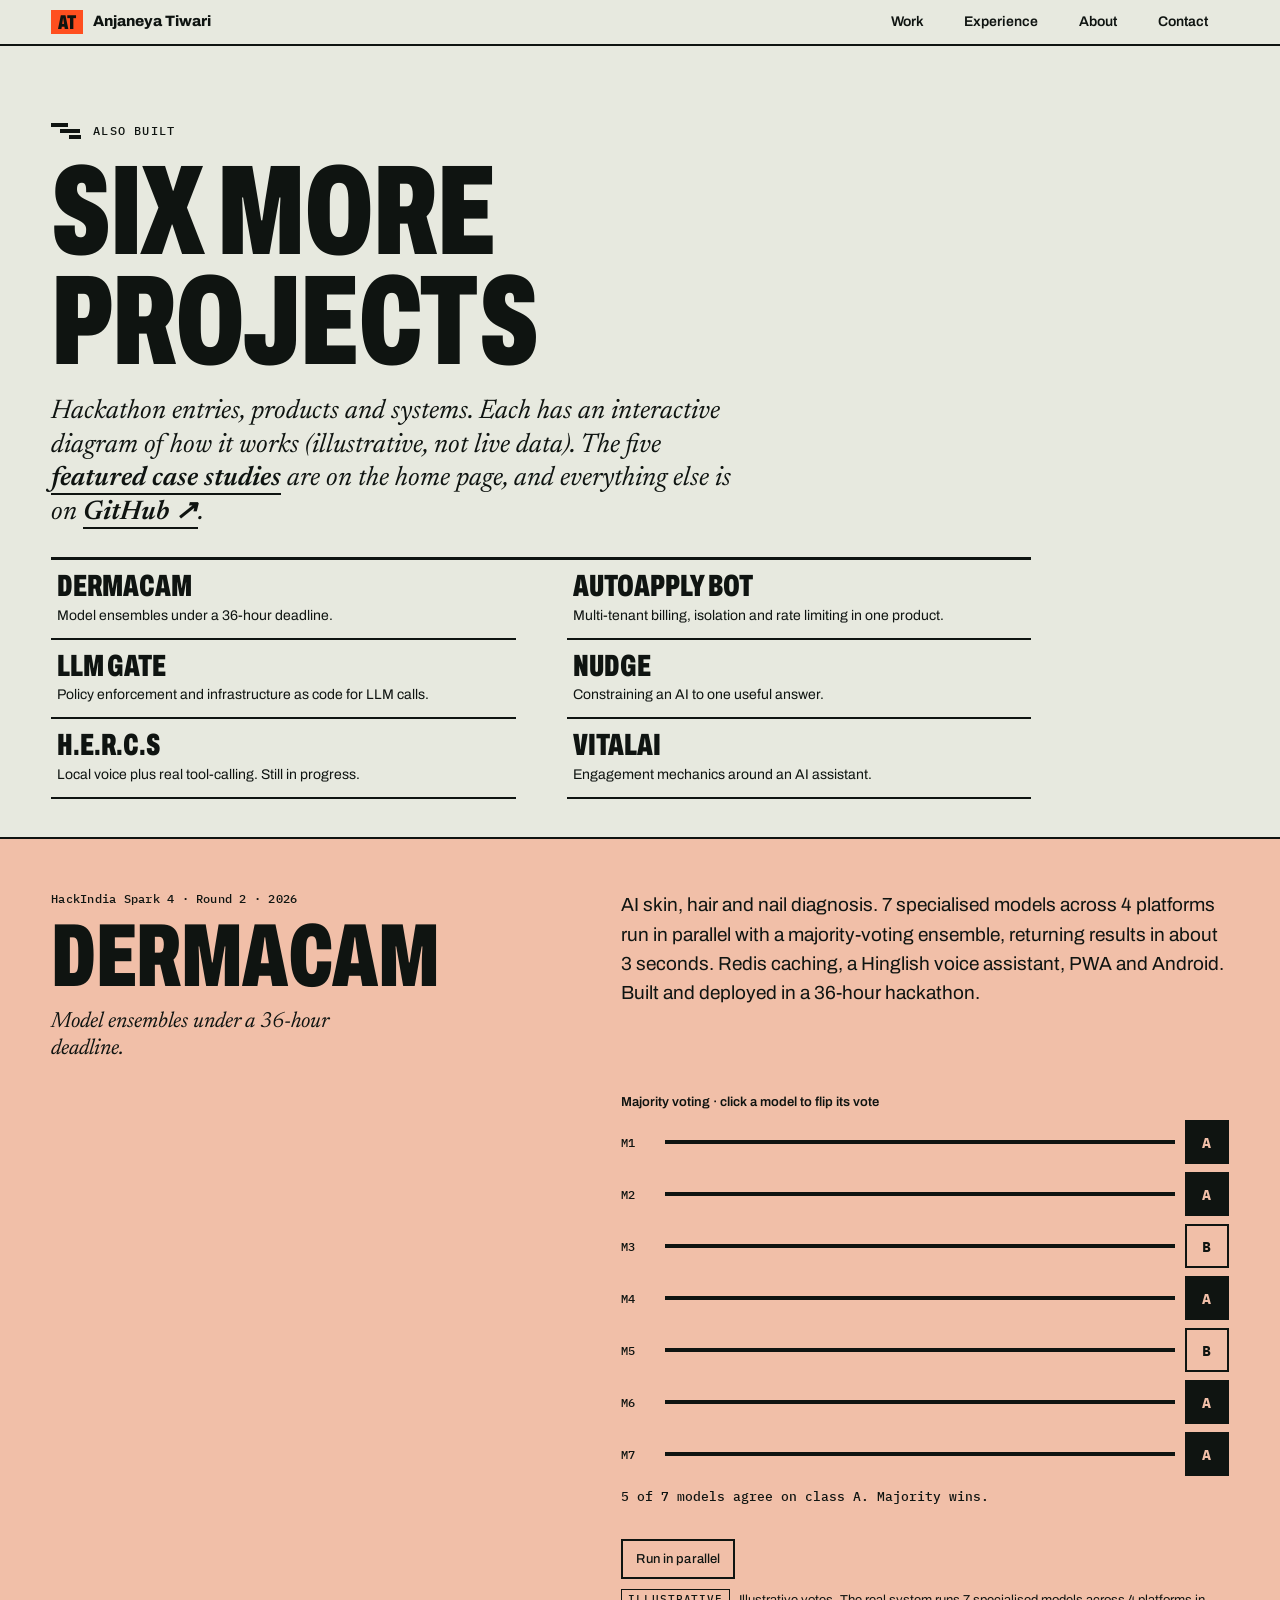
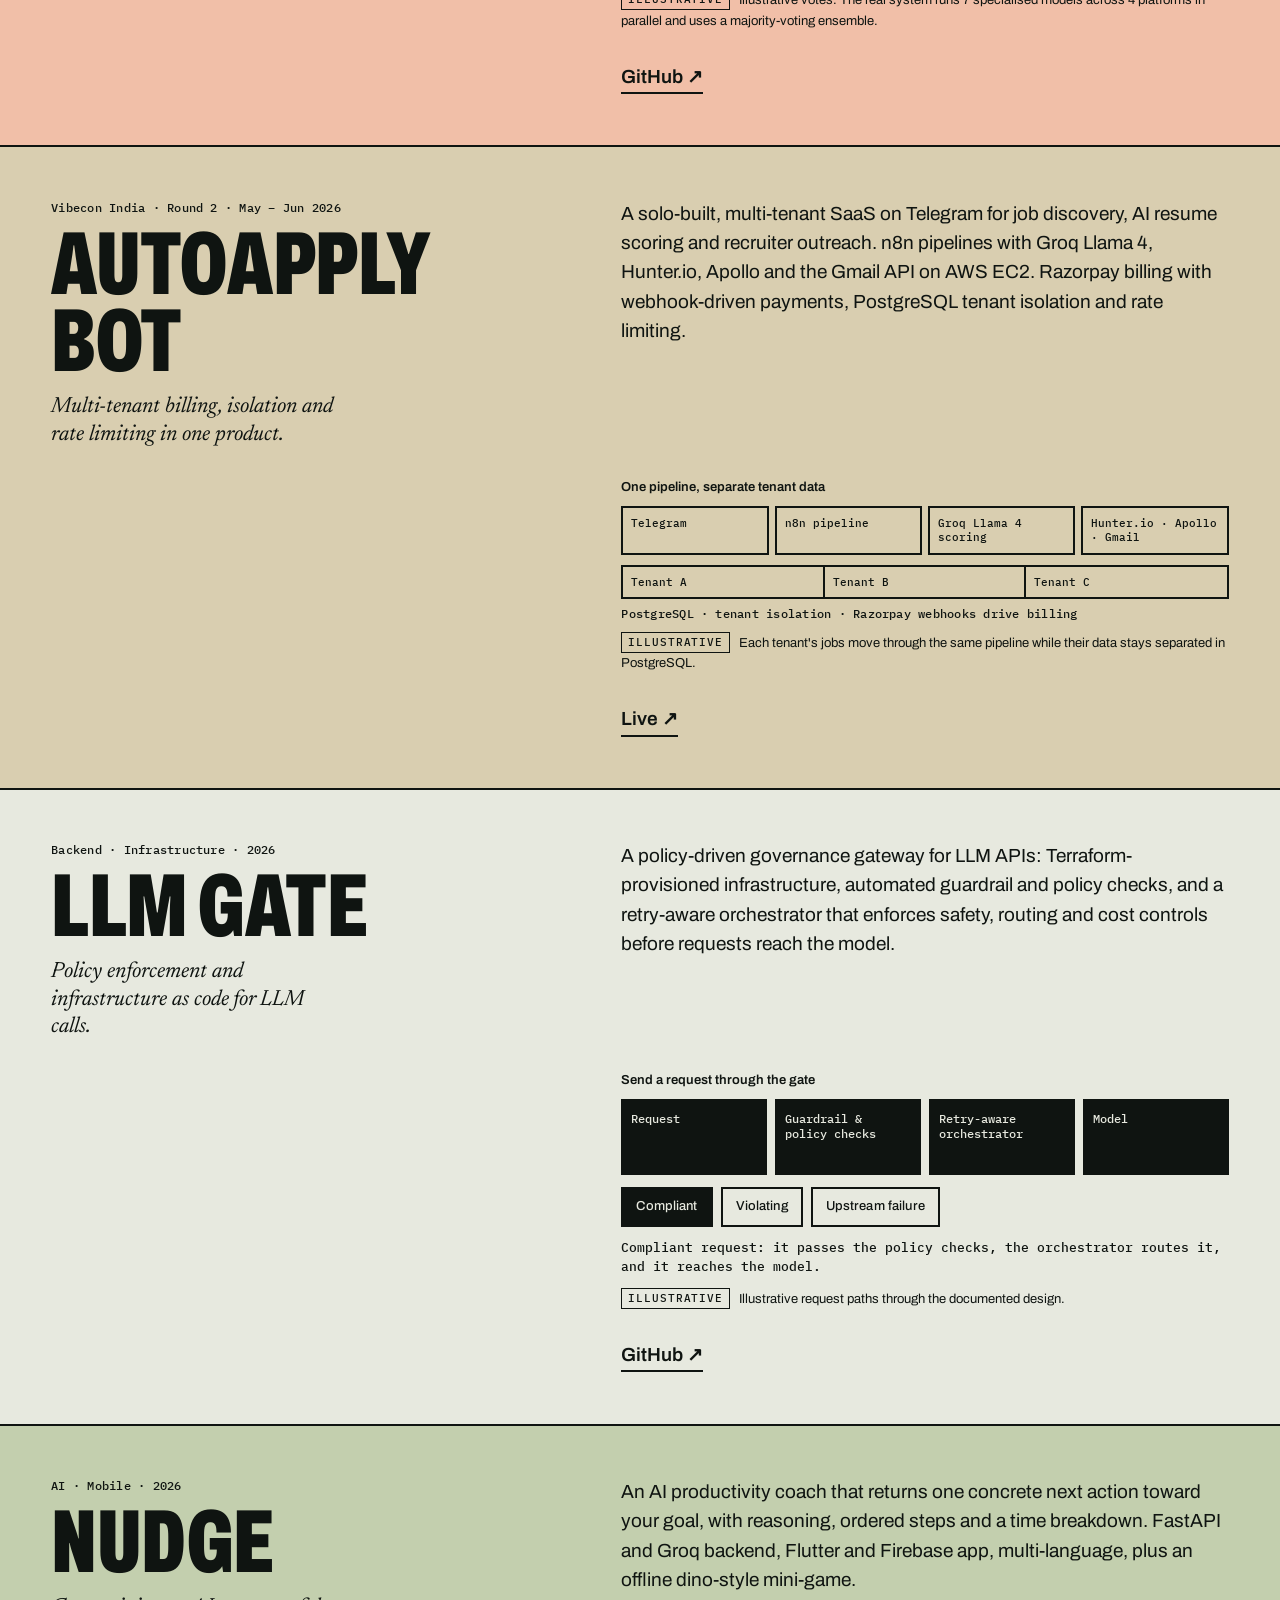
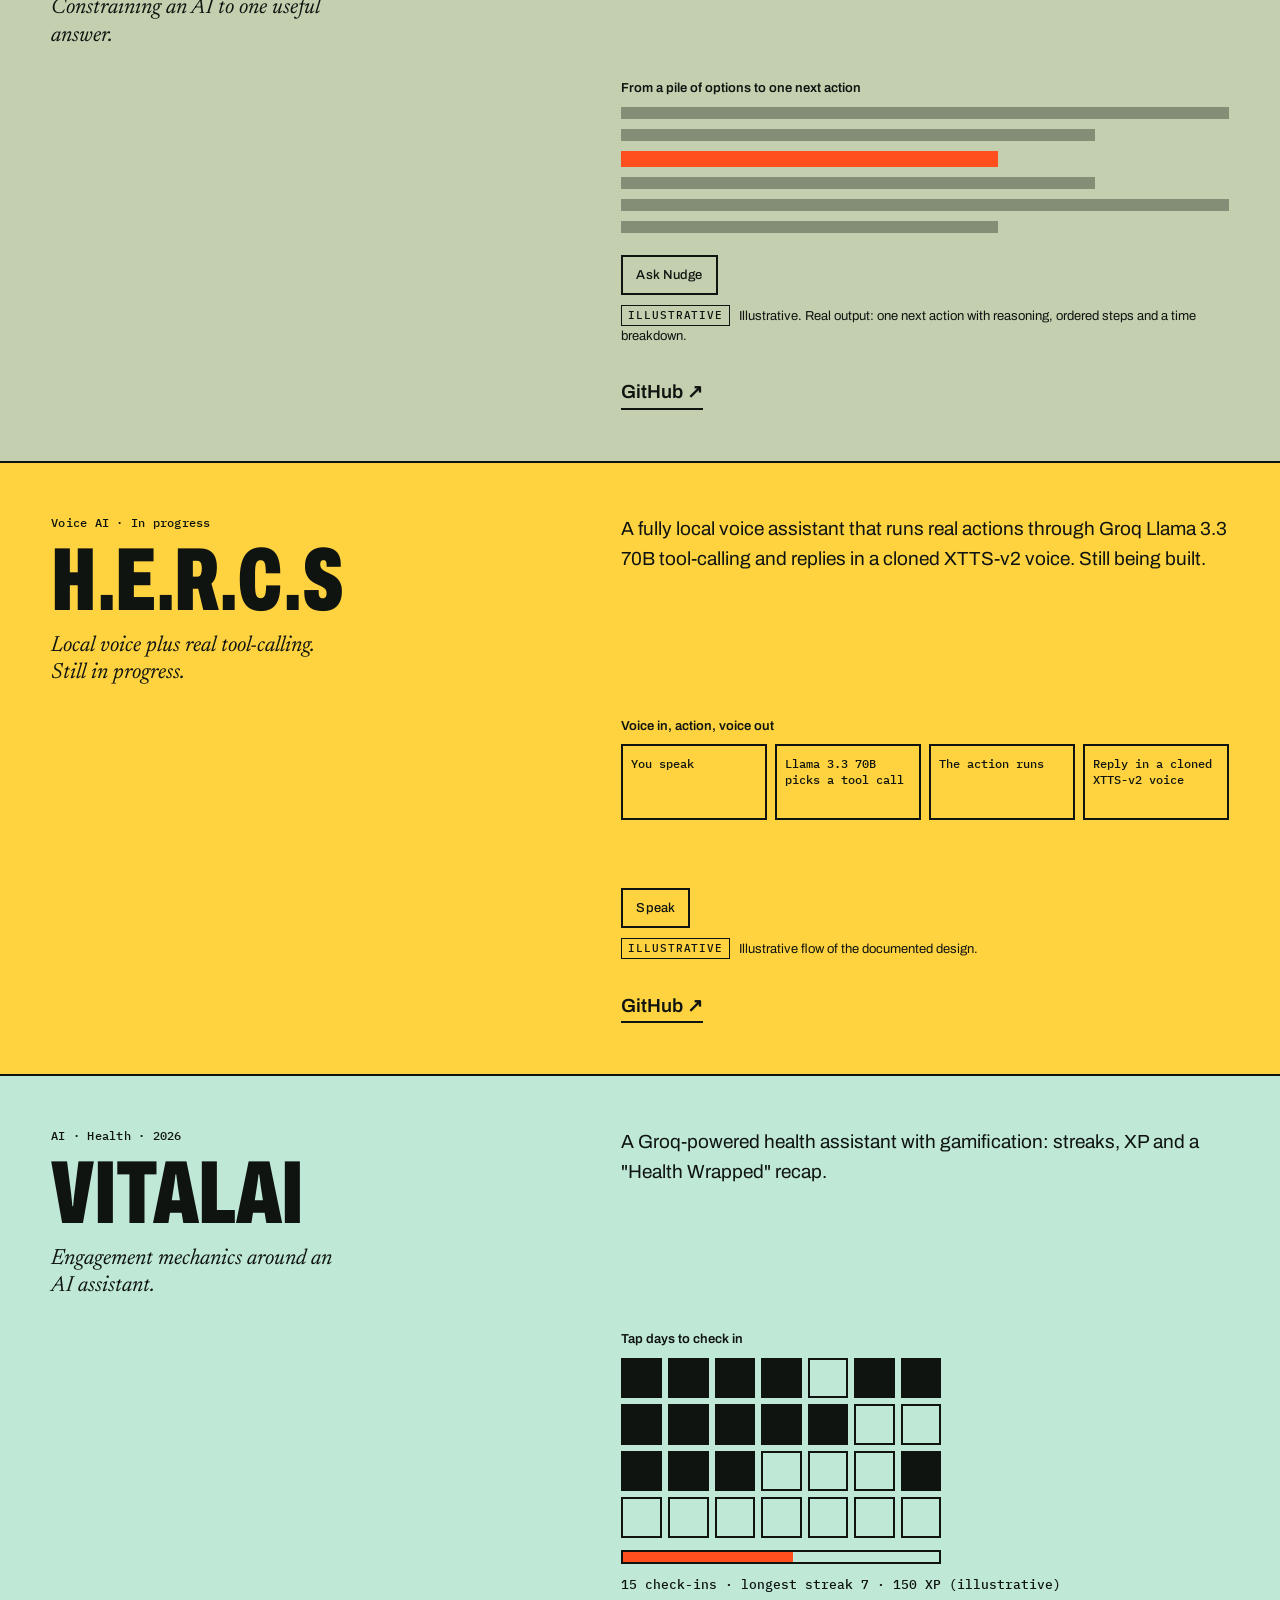
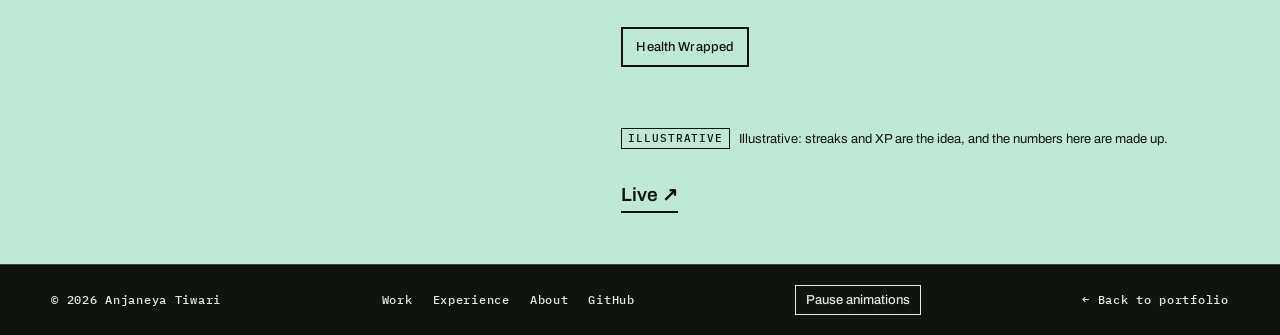
<file: projects.html>
<!doctype html>
<html lang="en">
<head>
<meta charset="utf-8">
<meta name="viewport" content="width=device-width,initial-scale=1">
<title>Also built — Anjaneya Tiwari</title>
<meta name="description" content="More projects by Anjaneya Tiwari: AI applications, automation SaaS, LLM governance and voice AI.">
<link rel="canonical" href="https://codebyanjaneya.github.io/projects.html">
<meta name="theme-color" content="#e7e9df">
<link rel="icon" href="data:,">
<link rel="preconnect" href="https://fonts.googleapis.com">
<link rel="preconnect" href="https://fonts.gstatic.com" crossorigin>
<link href="https://fonts.googleapis.com/css2?family=Archivo:wdth,wght@62..100,400..900&family=IBM+Plex+Mono:wght@400;500&family=Newsreader:ital,wght@0,400;1,400&display=swap" rel="stylesheet">
<script>document.documentElement.className+=" js"</script>
<link rel="stylesheet" href="style.css">
</head>
<body>
<a href="#list" class="skip">Skip to projects</a>
<header class="nav">
  <div class="wrap">
    <a class="wm" href="index.html" aria-label="Anjaneya Tiwari, home"><b>AT</b>Anjaneya Tiwari</a>
    <nav aria-label="Primary"><ul>
      <li><a href="index.html#work">Work</a></li><li><a href="index.html#experience">Experience</a></li><li><a href="index.html#about">About</a></li><li><a href="index.html#contact">Contact</a></li>
    </ul></nav>
  </div>
</header>

<main>
<section class="pg-h">
  <div class="wrap">
    <p class="lab"><span class="mark" aria-hidden="true"><i></i><i></i><i></i></span>Also built</p>
    <h1 class="disp">Six more<br>projects</h1>
    <p class="s">Hackathon entries, products and systems. Each has an interactive diagram of how it works (illustrative, not live data). The five <a class="lnk" href="index.html#work">featured case studies</a> are on the home page, and everything else is on <a class="lnk" href="https://github.com/codebyanjaneya" target="_blank" rel="noopener">GitHub ↗</a>.</p>
    <ul class="pjx" aria-label="Jump to a project"><li><a href="#dermacam"><b>DermaCam</b><span>Model ensembles under a 36-hour deadline.</span></a></li><li><a href="#autoapply"><b>AutoApply Bot</b><span>Multi-tenant billing, isolation and rate limiting in one product.</span></a></li><li><a href="#llmgate"><b>LLM Gate</b><span>Policy enforcement and infrastructure as code for LLM calls.</span></a></li><li><a href="#nudge"><b>Nudge</b><span>Constraining an AI to one useful answer.</span></a></li><li><a href="#hercs"><b>H.E.R.C.S</b><span>Local voice plus real tool-calling. Still in progress.</span></a></li><li><a href="#vitalai"><b>VitalAI</b><span>Engagement mechanics around an AI assistant.</span></a></li></ul>
  </div>
</section>

<div id="list">

<section class="entry" id="dermacam" style="--c:var(--clay)"><div class="wrap">
  <div><p class="tag mono">HackIndia Spark 4 · Round 2 · 2026</p><h2 class="disp">DermaCam</h2><p class="why">Model ensembles under a 36-hour deadline.</p></div>
  <p class="d">AI skin, hair and nail diagnosis. 7 specialised models across 4 platforms run in parallel with a majority-voting ensemble, returning results in about 3 seconds. Redis caching, a Hinglish voice assistant, PWA and Android. Built and deployed in a 36-hour hackathon.</p>
  <figure class="vz" data-viz="derma">
    <p class="mono pt">Majority voting · click a model to flip its vote</p>
    <div class="mrow"><span>M1</span><div class="vb"><i style="--d:1.1s"></i></div><button type="button" class="vote"></button></div>
    <div class="mrow"><span>M2</span><div class="vb"><i style="--d:1.9s"></i></div><button type="button" class="vote"></button></div>
    <div class="mrow"><span>M3</span><div class="vb"><i style="--d:1.4s"></i></div><button type="button" class="vote"></button></div>
    <div class="mrow"><span>M4</span><div class="vb"><i style="--d:2.4s"></i></div><button type="button" class="vote"></button></div>
    <div class="mrow"><span>M5</span><div class="vb"><i style="--d:1.7s"></i></div><button type="button" class="vote"></button></div>
    <div class="mrow"><span>M6</span><div class="vb"><i style="--d:2.1s"></i></div><button type="button" class="vote"></button></div>
    <div class="mrow"><span>M7</span><div class="vb"><i style="--d:1.3s"></i></div><button type="button" class="vote"></button></div>
    <p class="st" data-res aria-live="polite"></p>
    <div class="ctls"><button type="button" class="ctl" data-run>Run in parallel</button></div>
    <figcaption><b class="chip i">Illustrative</b> Illustrative votes. The real system runs 7 specialised models across 4 platforms in parallel and uses a majority-voting ensemble.</figcaption>
  </figure>
  <p class="links"><a class="lnk" href="https://github.com/codebyanjaneya/Dermacam" target="_blank" rel="noopener">GitHub ↗</a></p>
</div></section>

<section class="entry" id="autoapply" style="--c:var(--sand)"><div class="wrap">
  <div><p class="tag mono">Vibecon India · Round 2 · May – Jun 2026</p><h2 class="disp">AutoApply Bot</h2><p class="why">Multi-tenant billing, isolation and rate limiting in one product.</p></div>
  <p class="d">A solo-built, multi-tenant SaaS on Telegram for job discovery, AI resume scoring and recruiter outreach. n8n pipelines with Groq Llama 4, Hunter.io, Apollo and the Gmail API on AWS EC2. Razorpay billing with webhook-driven payments, PostgreSQL tenant isolation and rate limiting.</p>
  <figure class="vz" data-viz="autoapply">
    <p class="mono pt">One pipeline, separate tenant data</p>
    <div class="lane"><span>Telegram</span><span>n8n pipeline</span><span>Groq Llama 4 scoring</span><span>Hunter.io · Apollo · Gmail</span></div>
    <div class="db"><span>Tenant A</span><span>Tenant B</span><span>Tenant C</span></div>
    <p class="mono" style="margin-top:6px">PostgreSQL · tenant isolation · Razorpay webhooks drive billing</p>
    <figcaption><b class="chip i">Illustrative</b> Each tenant's jobs move through the same pipeline while their data stays separated in PostgreSQL.</figcaption>
  </figure>
  <p class="links"><a class="lnk" href="https://autoapply-landing-sand.vercel.app/" target="_blank" rel="noopener">Live ↗</a></p>
</div></section>

<section class="entry" id="llmgate" style="--c:var(--paper)"><div class="wrap">
  <div><p class="tag mono">Backend · Infrastructure · 2026</p><h2 class="disp">LLM Gate</h2><p class="why">Policy enforcement and infrastructure as code for LLM calls.</p></div>
  <p class="d">A policy-driven governance gateway for LLM APIs: Terraform-provisioned infrastructure, automated guardrail and policy checks, and a retry-aware orchestrator that enforces safety, routing and cost controls before requests reach the model.</p>
  <figure class="vz" data-viz="gate">
    <p class="mono pt">Send a request through the gate</p>
    <div class="pipe"><div class="gn">Request</div><div class="gn">Guardrail &amp; policy checks</div><div class="gn">Retry-aware orchestrator</div><div class="gn">Model</div></div>
    <div class="ctls" role="group" aria-label="Choose a request"><button type="button" class="ctl" data-go="ok" aria-pressed="true">Compliant</button><button type="button" class="ctl" data-go="bad" aria-pressed="false">Violating</button><button type="button" class="ctl" data-go="retry" aria-pressed="false">Upstream failure</button></div>
    <p class="st" data-cap aria-live="polite"></p>
    <figcaption><b class="chip i">Illustrative</b> Illustrative request paths through the documented design.</figcaption>
  </figure>
  <p class="links"><a class="lnk" href="https://github.com/codebyanjaneya/LLM-Gate" target="_blank" rel="noopener">GitHub ↗</a></p>
</div></section>

<section class="entry" id="nudge" style="--c:var(--sage)"><div class="wrap">
  <div><p class="tag mono">AI · Mobile · 2026</p><h2 class="disp">Nudge</h2><p class="why">Constraining an AI to one useful answer.</p></div>
  <p class="d">An AI productivity coach that returns one concrete next action toward your goal, with reasoning, ordered steps and a time breakdown. FastAPI and Groq backend, Flutter and Firebase app, multi-language, plus an offline dino-style mini-game.</p>
  <figure class="vz" data-viz="nudge" data-one="false">
    <p class="mono pt">From a pile of options to one next action</p>
    <div class="opts"><div></div><div></div><div class="pick"></div><div></div><div></div><div></div></div>
    <div class="card1"><b>Next action</b> · one concrete step toward your goal<br><b>Reasoning</b> · why this step, now<br><b>Steps</b> · 1, 2, 3 in order<br><b>Time</b> · how long each part takes</div>
    <div class="ctls"><button type="button" class="ctl" data-ask aria-pressed="false">Ask Nudge</button></div>
    <figcaption><b class="chip i">Illustrative</b> Illustrative. Real output: one next action with reasoning, ordered steps and a time breakdown.</figcaption>
  </figure>
  <p class="links"><a class="lnk" href="https://github.com/codebyanjaneya/Nudge" target="_blank" rel="noopener">GitHub ↗</a></p>
</div></section>

<section class="entry" id="hercs" style="--c:var(--sun)"><div class="wrap">
  <div><p class="tag mono">Voice AI · In progress</p><h2 class="disp">H.E.R.C.S</h2><p class="why">Local voice plus real tool-calling. Still in progress.</p></div>
  <p class="d">A fully local voice assistant that runs real actions through Groq Llama 3.3 70B tool-calling and replies in a cloned XTTS-v2 voice. Still being built.</p>
  <figure class="vz" data-viz="hercs" data-on="false">
    <p class="mono pt">Voice in, action, voice out</p>
    <div class="pipe"><div class="gn">You speak</div><div class="gn">Llama 3.3 70B picks a tool call</div><div class="gn">The action runs</div><div class="gn">Reply in a cloned XTTS-v2 voice</div></div>
    <div class="wave" aria-hidden="true"><i></i><i></i><i></i><i></i><i></i><i></i><i></i><i></i><i></i><i></i><i></i><i></i><i></i><i></i><i></i><i></i></div>
    <div class="ctls"><button type="button" class="ctl" data-speak aria-pressed="false">Speak</button></div>
    <figcaption><b class="chip i">Illustrative</b> Illustrative flow of the documented design.</figcaption>
  </figure>
  <p class="links"><a class="lnk" href="https://github.com/codebyanjaneya/Project-Hercs" target="_blank" rel="noopener">GitHub ↗</a></p>
</div></section>

<section class="entry" id="vitalai" style="--c:var(--mint)"><div class="wrap">
  <div><p class="tag mono">AI · Health · 2026</p><h2 class="disp">VitalAI</h2><p class="why">Engagement mechanics around an AI assistant.</p></div>
  <p class="d">A Groq-powered health assistant with gamification: streaks, XP and a "Health Wrapped" recap.</p>
  <figure class="vz" data-viz="vital">
    <p class="mono pt">Tap days to check in</p>
    <div class="cal"><button type="button" class="day"></button><button type="button" class="day"></button><button type="button" class="day"></button><button type="button" class="day"></button><button type="button" class="day"></button><button type="button" class="day"></button><button type="button" class="day"></button><button type="button" class="day"></button><button type="button" class="day"></button><button type="button" class="day"></button><button type="button" class="day"></button><button type="button" class="day"></button><button type="button" class="day"></button><button type="button" class="day"></button><button type="button" class="day"></button><button type="button" class="day"></button><button type="button" class="day"></button><button type="button" class="day"></button><button type="button" class="day"></button><button type="button" class="day"></button><button type="button" class="day"></button><button type="button" class="day"></button><button type="button" class="day"></button><button type="button" class="day"></button><button type="button" class="day"></button><button type="button" class="day"></button><button type="button" class="day"></button><button type="button" class="day"></button></div>
    <div class="xp"><i></i></div>
    <p class="st" data-out aria-live="polite"></p>
    <div class="ctls"><button type="button" class="ctl" data-recap>Health Wrapped</button></div>
    <p class="st" data-wrap aria-live="polite"></p>
    <figcaption><b class="chip i">Illustrative</b> Illustrative: streaks and XP are the idea, and the numbers here are made up.</figcaption>
  </figure>
  <p class="links"><a class="lnk" href="https://health-wellness-sepia.vercel.app/" target="_blank" rel="noopener">Live ↗</a></p>
</div></section>
</div>
</main>
<footer><div class="wrap"><span>© 2026 Anjaneya Tiwari</span><nav aria-label="Footer"><a href="index.html#work">Work</a><a href="index.html#experience">Experience</a><a href="index.html#about">About</a><a href="https://github.com/codebyanjaneya" target="_blank" rel="noopener">GitHub</a></nav><button type="button" class="mt" data-motion-toggle hidden>Pause animations</button><a href="index.html">← Back to portfolio</a></div></footer>
<script src="app.js" defer></script>
</body>
</html>
</file>
<file: style.css>
:root{
  --paper:#e7e9df; --ink:#0f1411; --sig:#ff4f1f; --teal:#0b3a35; --mint:#bfe8d6; --sun:#ffd23f; --sand:#d9ceb0; --sage:#c3cfae; --clay:#f1bfa8;
  --disp:"Archivo","Arial Narrow",Arial,sans-serif; --serif:"Newsreader",Georgia,serif; --mono:"IBM Plex Mono",ui-monospace,Consolas,monospace;
  --pad:clamp(18px,4vw,56px); --max:1360px;
}
*{box-sizing:border-box;margin:0}
html{scroll-behavior:smooth;scroll-padding-top:72px;-webkit-text-size-adjust:100%}
body{background:var(--paper);color:var(--ink);font:400 clamp(16px,.35vw + 14.5px,19px)/1.55 var(--disp);font-stretch:100%}
a{color:inherit}
:focus-visible{outline:3px solid #c7340c;outline-offset:3px}
.wrap{max-width:var(--max);margin:0 auto;padding:0 var(--pad)}
.disp{font-family:var(--disp);font-stretch:62%;font-weight:850;text-transform:uppercase;line-height:.86;letter-spacing:-.005em}
.mono{font:500 12px/1.45 var(--mono);letter-spacing:.02em}
.lab{font:500 12px/1 var(--mono);letter-spacing:.1em;text-transform:uppercase;display:flex;align-items:center;margin-bottom:18px}
.mark{display:inline-grid;gap:2px;width:30px;margin-right:12px}
.mark i{height:4px;background:currentColor;display:block}
.mark i:nth-child(1){width:55%}.mark i:nth-child(2){width:65%;margin-left:30%}.mark i:nth-child(3){width:40%;margin-left:60%}
.lnk{font-weight:600;text-decoration:none;border-bottom:2px solid currentColor;padding:1px 0;transition:background .15s,color .15s}
.lnk:hover{background:var(--sig);color:var(--ink)}
.skip{position:absolute;left:-999px;top:8px;background:var(--ink);color:var(--paper);padding:8px 12px;z-index:50}
.skip:focus{left:8px}

/* nav */
.nav{position:sticky;top:0;z-index:20;background:var(--paper);border-bottom:2px solid var(--ink)}
.nav .wrap{display:flex;justify-content:space-between;align-items:stretch;gap:12px}
.wm{display:flex;align-items:center;gap:10px;font-weight:800;font-size:15px;text-decoration:none;padding:10px 0;white-space:nowrap}
.wm b{background:var(--sig);padding:1px 7px;font-stretch:62%;font-size:20px;font-weight:850;line-height:1.1}
.nav nav{display:flex}
.nav ul{display:flex;list-style:none;padding:0}
.nav li a{display:flex;align-items:center;height:100%;padding:0 clamp(10px,1.6vw,22px);text-decoration:none;font-weight:600;font-size:14px;transition:background .15s,color .15s}
.nav li a:hover,.nav li a[aria-current]{background:var(--ink);color:var(--paper)}

/* hero */
.hero{padding:clamp(28px,4vw,56px) 0 clamp(36px,5vw,72px)}
.hero .wrap{display:grid;grid-template-columns:minmax(0,1fr);gap:clamp(24px,3vw,44px)}
.status{display:flex;gap:10px;align-items:flex-start}
.status::before{content:"";width:10px;height:10px;background:var(--sig);flex:none;margin-top:.2em}
.name{container-type:inline-size;position:relative}
.name h1{font-size:18cqw}
.name h1 span{display:block}
.name h1 span+span{color:transparent;-webkit-text-stroke:2px var(--ink)}
.say{font:italic 400 clamp(26px,3.3vw,44px)/1.1 var(--serif);margin:clamp(18px,3vw,28px) 0 20px;max-width:18ch}
.say em{background:linear-gradient(transparent 62%,var(--sig) 62% 92%,transparent 92%);font-style:italic}
.go{display:flex;flex-wrap:wrap;gap:10px 26px}
.skipbox{container-type:inline-size}
.skips{list-style:none;padding:0;border-top:2px solid var(--ink)}
.skips li{border-bottom:1px solid var(--ink)}
.skips a{display:grid;grid-template-columns:auto 1fr;gap:14px;align-items:center;padding:12px 4px;text-decoration:none;transition:background .15s}
.skips b{font-family:var(--disp);font-stretch:62%;font-weight:850;font-size:clamp(34px,11cqw,52px);line-height:.9;letter-spacing:-.01em;min-width:3.2ch}
.skips span{font-size:14px;line-height:1.35}
.skips a:hover{background:var(--ink);color:var(--paper)}
.skips a:hover b{color:var(--sig)}
.hero .lab{margin-bottom:8px}
@keyframes up{from{opacity:0;transform:translateY(12px)}}
.name h1 span,.skips li{animation:up .6s both}
.name h1 span+span{animation-delay:.08s}
.skips li:nth-child(2){animation-delay:.1s}.skips li:nth-child(3){animation-delay:.16s}.skips li:nth-child(4){animation-delay:.22s}.skips li:nth-child(5){animation-delay:.28s}

/* sections */
.sec{padding:clamp(56px,8vw,112px) 0;border-top:2px solid var(--ink)}
.sec>.wrap{container-type:inline-size}
.big{font-size:min(14cqw,230px);margin-bottom:clamp(28px,4vw,56px)}

/* projects */
.proj{padding:clamp(52px,7vw,104px) 0;border-top:2px solid var(--ink)}
.proj .wrap{display:grid;gap:clamp(24px,4vw,56px) clamp(28px,5vw,80px);grid-template-areas:"head" "viz" "detail"}
.head{grid-area:head}.viz{grid-area:viz;margin:0}.detail{grid-area:detail}
.head .idx{margin-bottom:14px;font:500 14px/1.3 var(--disp);letter-spacing:0}
.head{container-type:inline-size}
.proj h3{font-size:min(clamp(54px,9.5vw,150px),12.5cqw);margin-bottom:18px}
.p-rooftop h3,.p-agent h3,.p-load h3{font-size:min(clamp(54px,9.5vw,150px),20cqw)}
.deck{font:italic 400 clamp(22px,2.3vw,32px)/1.2 var(--serif);max-width:24ch}
.viz svg{display:block;width:100%;height:auto}
.viz figcaption{font:400 13px/1.5 var(--disp);margin-top:12px;max-width:62ch}
dl.f div{border-top:1px solid currentColor;padding:12px 0 14px}
dl.f dt{font:500 11px var(--mono);letter-spacing:.12em;text-transform:uppercase;margin-bottom:4px;opacity:.8}
dl.f dd{max-width:60ch}
.stack{font:500 12px/1.8 var(--mono);margin-top:10px}
.links{display:flex;flex-wrap:wrap;gap:8px 22px;margin-top:18px}
.links .lnk{border-color:currentColor}
.p-xenom{background:var(--teal);color:var(--mint)}
.p-xenom .links .lnk:hover{background:var(--mint);color:var(--teal)}
.p-rooftop{background:var(--sun)}
.p-rooftop h3{display:inline-block;transform:skewX(-7deg);transform-origin:left}
.p-rooftop .links .lnk:hover{background:var(--ink);color:var(--sun)}
.p-email{background:var(--paper)}
.p-email .head h3{font-size:min(clamp(54px,12vw,200px),22cqw)}
.p-email .links .lnk:hover{background:var(--ink);color:var(--paper)}
.p-load{background:var(--ink);color:var(--paper)}
.p-load .links .lnk:hover{background:var(--paper);color:var(--ink)}
.p-agent{background:var(--sage)}
.p-agent .links .lnk:hover{background:var(--ink);color:var(--sage)}
@media(min-width:900px){
  .p-xenom .wrap{grid-template-columns:minmax(0,5fr) minmax(0,7fr);grid-template-areas:"head viz" "detail viz"}
  .p-rooftop .wrap{grid-template-columns:minmax(0,1fr) minmax(0,1fr);grid-template-areas:"viz viz" "head detail"}
  .p-email .wrap{grid-template-columns:minmax(0,6fr) minmax(0,5fr);grid-template-areas:"head head" "viz detail"}
  .p-load .wrap{grid-template-columns:repeat(3,minmax(0,1fr));grid-template-areas:"head head head" "viz viz viz" "detail detail detail"}
  .p-load dl.f{display:grid;grid-template-columns:repeat(3,minmax(0,1fr));gap:0 32px}
  .p-agent .wrap{grid-template-columns:minmax(0,5fr) minmax(0,7fr);grid-template-areas:"head head" "detail viz"}
  .p-agent .head{margin-left:calc(41.6% + 12px)}
}
.sq{display:grid;grid-template-columns:repeat(2,minmax(0,1fr));gap:8px;margin-top:12px}
.sq span{border:2px solid var(--ink);padding:8px 10px;font:500 12px/1.4 var(--mono)}

/* also built */
.sec>.wrap:has(.also){container-type:inline-size}
.also{list-style:none;padding:0;border-top:2px solid var(--ink)}
.also a{display:grid;grid-template-columns:minmax(0,5fr) minmax(0,6fr) auto;gap:8px 24px;align-items:center;padding:14px 6px;border-bottom:1px solid var(--ink);text-decoration:none;transition:background .15s,padding .15s}
.also .n{font-family:var(--disp);font-stretch:62%;font-weight:850;text-transform:uppercase;font-size:clamp(34px,11cqw,64px);line-height:.95}
.also .k{font-size:15px;max-width:44ch}.also .ar{font:700 24px var(--mono)}
.also a:hover{background:var(--sig);padding-left:18px}

/* experience waterfall */
.track{display:grid;grid-template-columns:repeat(22,minmax(0,1fr))}
/* calendar scale: years are bands, months are labelled in the same 22 columns the bars use */
.scale{position:relative;display:grid;grid-template-columns:repeat(22,minmax(0,1fr));margin-bottom:6px}
.scale::before{content:"";position:absolute;left:50%;top:0;bottom:0;width:1px;background:var(--ink)}
.scale .yr{grid-row:1;font:700 15px/1 var(--disp);padding:0 0 8px 8px;border-bottom:1px solid var(--ink)}
.scale .mo{grid-row:2;text-align:center;font:500 11px/1 var(--mono);padding-top:8px}
.scale .mo::after{content:attr(data-s)}
@media(min-width:760px){.scale .mo::after{content:attr(data-l)}}
.job{padding:20px 0 34px;border-top:1px solid var(--ink)}
.track{height:34px;background:linear-gradient(90deg,transparent 0 calc(50% - .5px),var(--ink) calc(50% - .5px) calc(50% + .5px),transparent calc(50% + .5px));margin-bottom:18px;align-items:center}
.bar{height:26px;background:var(--ink)}
.bar.now{background:repeating-linear-gradient(135deg,var(--sig) 0 8px,var(--ink) 8px 16px)}
.info{display:grid;grid-template-columns:minmax(0,5fr) minmax(0,7fr);gap:8px 40px}
.job h3{font-size:clamp(34px,4.6vw,64px);margin-bottom:6px}
.job .role{font:italic 400 22px/1.2 var(--serif)}
.job .when{margin-top:8px}
.job ul{padding-left:18px;max-width:64ch}.job li{margin-bottom:6px}
.job h3 a{text-decoration:none}.job h3 a:hover{color:var(--sig)}

/* expertise */
.ex{display:grid;grid-template-columns:minmax(0,4fr) minmax(0,8fr);border-top:2px solid var(--ink)}
.ex>*{padding:16px 0;border-bottom:1px solid var(--ink)}
.ex dt{font-family:var(--disp);font-stretch:62%;font-weight:850;text-transform:uppercase;font-size:clamp(26px,3vw,42px);line-height:.95}
.ex dd b{font-weight:700}.ex dd span{opacity:.72}

/* notes */
.notes{display:grid;grid-template-columns:minmax(0,8fr) minmax(0,4fr);gap:clamp(28px,5vw,80px)}
.notes .t{font:italic 400 clamp(26px,3.3vw,46px)/1.15 var(--serif)}
.notes .t+p{margin-top:22px;max-width:58ch}
.facts div{border-top:1px solid var(--ink);padding:10px 0 14px}
.facts dt{opacity:.7;margin-bottom:2px}

/* contact */
.contact{background:var(--ink);color:var(--paper);border-top:0}
.mailbox{container-type:inline-size;margin:8px 0 clamp(28px,4vw,48px)}
.mail{display:block;font-size:8.8cqw;font-family:var(--disp);font-stretch:62%;font-weight:850;line-height:.95;text-decoration:none;overflow-wrap:anywhere}
.mail:hover{color:var(--sig)}
.contact .go{font-size:18px}.contact .lnk:hover{color:var(--ink)}
.contact .note{margin-top:28px;opacity:.75;max-width:54ch;font-size:15px}
footer{background:var(--ink);color:var(--paper);border-top:1px solid #3a423c;padding:20px 0;font:500 12px var(--mono);letter-spacing:.06em}
footer .wrap{display:flex;justify-content:space-between;gap:12px;flex-wrap:wrap}

/* projects page */
.pg-h{padding:clamp(40px,6vw,88px) 0 clamp(24px,3vw,40px)}
.pg-h h1{font-size:clamp(56px,10vw,170px)}
.pg-h p.s{font:italic 400 clamp(20px,2.1vw,28px)/1.25 var(--serif);max-width:46ch;margin-top:18px}
.entry{border-top:2px solid var(--ink);padding:clamp(28px,4vw,52px) 0;background:var(--c,var(--paper))}
.entry .wrap{display:grid;grid-template-columns:minmax(0,5fr) minmax(0,6fr);gap:12px clamp(24px,5vw,80px)}
.entry h2{font-size:clamp(46px,7vw,112px)}
.entry p.d{max-width:58ch}.entry .links{grid-column:2}
.entry .tag{margin-bottom:10px}

@media(max-width:899px){
  .hero .wrap,.info,.notes,.entry .wrap{grid-template-columns:minmax(0,1fr)}
  .entry .links{grid-column:1}
  .ex{grid-template-columns:minmax(0,1fr)}.ex dt{border-bottom:0!important;padding-bottom:0}.ex dd{padding-top:6px}
  .also a{grid-template-columns:minmax(0,1fr) auto}.also .k{grid-column:1}
  .also .ar{grid-row:1;grid-column:2}
}
@media(max-width:420px){.skips a{grid-template-columns:minmax(86px,32%) 1fr}.sq{grid-template-columns:minmax(0,1fr)}}
@media(min-width:2000px){:root{--max:1560px}body{font-size:20px}}
.flowline{stroke-dasharray:6 10}
@media(prefers-reduced-motion:reduce){*{animation:none!important;scroll-behavior:auto!important;transition:none!important}}

@media(min-width:900px){
  .name h1{font-size:14cqw}
  .name h1 span+span{display:inline-block}
  .say{position:absolute;right:0;bottom:2.2cqw;width:calc(100cqw - 53cqw - 24px);margin:0;max-width:none;font-size:clamp(24px,2.7vw,42px)}
  .skips{display:grid;grid-template-columns:repeat(5,minmax(0,1fr))}
  .skips li{border-bottom:0;border-right:1px solid var(--ink)}.skips li:last-child{border-right:0}
  .skips a{grid-template-columns:minmax(0,1fr);gap:6px;align-content:start;padding:14px 14px 10px;height:100%}
  .skips li:first-child a{padding-left:0}
  .skips b{font-size:6.1cqw;min-width:0}
}
@media(min-width:900px){.also .n{font-size:min(7cqw,96px)}}
@media(min-width:600px){.mail{font-size:5.9cqw}}
@media(max-width:600px){
  .nav .wrap{flex-wrap:wrap;gap:0}
  .nav nav{width:calc(100% + var(--pad)*2);margin:0 calc(var(--pad)*-1)}
  .nav ul{width:100%;padding:0 calc(var(--pad) - 10px);border-top:1px solid var(--ink)}
  .nav li a{padding:9px 10px 10px}
  html{scroll-padding-top:92px}
}

/* ===== refinement: shared controls ===== */
.proj{--fg:var(--ink);--bgc:var(--paper)}
.p-xenom{--fg:var(--mint);--bgc:var(--teal)}.p-rooftop{--bgc:var(--sun)}.p-load{--fg:var(--paper);--bgc:var(--ink)}.p-agent{--bgc:var(--sage)}
.entry{--fg:var(--ink);--bgc:var(--c,var(--paper))}
.viz{display:grid;gap:clamp(24px,3vw,40px);align-content:start}
.pnl{margin:0}
.pt{margin-bottom:10px;font:600 13px/1.3 var(--disp);letter-spacing:0}
.ctls{display:flex;flex-wrap:wrap;gap:8px;margin-top:14px}
.ctl{font:500 13px/1 var(--disp);letter-spacing:.01em;background:transparent;color:var(--fg);border:2px solid var(--fg);padding:11px 13px;min-height:40px;cursor:pointer;transition:background .15s,color .15s}
.ctl:hover,.ctl[aria-pressed=true]{background:var(--fg);color:var(--bgc)}
.ctl.sm{padding:8px 10px;min-height:34px}
.rl{display:block;font:500 12px/1.3 var(--mono);letter-spacing:.06em;text-transform:uppercase;margin-top:16px}
.rl input{display:block;width:100%;margin-top:8px;accent-color:var(--sig);height:28px}
.read{font:500 15px/1.4 var(--mono);margin-top:10px}.read b{font-size:1.5em}
.st{font:500 13px/1.45 var(--mono);margin-top:12px;min-height:3em}
.viz figcaption{opacity:.92}
.stack{font-size:13px}

/* xenom */
.xv .cl{opacity:.4;cursor:pointer;transition:opacity .25s}
.xv .ln{stroke-dasharray:1;opacity:.35}
.xv .sb{stroke:var(--mint);transition:stroke .2s,fill .2s}
.xv[data-active="1"] .c1,.xv[data-active="2"] .c2,.xv[data-active="3"] .c3{opacity:1}
.xv[data-active="1"] .l1,.xv[data-active="2"] .l2,.xv[data-active="3"] .l3{opacity:1;stroke-width:3.5;animation:draw .9s ease both}
.xv[data-active="1"] .s1,.xv[data-active="2"] .s2,.xv[data-active="3"] .s3{stroke:var(--sig);stroke-width:4;fill:rgba(255,79,31,.16)}
@keyframes draw{from{stroke-dashoffset:1}to{stroke-dashoffset:0}}

/* rooftop */
.shot{position:relative;border:2px solid var(--ink);line-height:0;background:#050a12}
.shot img{width:100%;height:auto;display:block}
.hot{position:absolute;transform:translate(-50%,-50%);width:32px;height:32px;display:grid;place-items:center;background:var(--sig);color:var(--ink);border:2px solid var(--ink);font:700 18px/1 var(--mono);cursor:pointer;padding:0}
.hot:hover,.hot[aria-pressed=true]{background:var(--ink);color:var(--sig)}
.tip{font:400 15px/1.45 var(--disp);margin-top:12px;min-height:4.4em}
.fy{transition:transform .38s cubic-bezier(.3,.7,.3,1)}
.fl .car{fill:var(--ink)}.fl.crash .car{fill:var(--sig)}
.mtr{height:10px;background:rgba(15,20,17,.18);margin-top:6px}.mtr i{display:block;height:100%;background:var(--ink);width:100%;transition:width .12s linear}
.mtrl{margin-top:14px}
@media(min-width:1000px){.rviz{grid-template-columns:minmax(0,1.45fr) minmax(0,1fr);align-items:start}}

/* email */
.ev .o{fill:var(--ink);opacity:.5;transition:opacity .3s,transform .3s;transform-box:fill-box;transform-origin:center}
.ev .o.x{opacity:.07;transform:scale(.5)}.ev .k{fill:var(--sig)}

/* loadpulse */
.p-load .pts circle{pointer-events:none}
.lat{margin-top:10px;max-width:620px}.lat .hb{fill:var(--paper)}
.flow{max-width:900px}

/* agentforge */
.av .base{fill:none;stroke:var(--ink);opacity:.25;stroke-width:2}
.av .dr{fill:none;stroke:var(--sig);stroke-width:3.5}.av .dr.res{stroke:var(--ink)}
.js .av .dr{stroke-dasharray:1;stroke-dashoffset:1;transition:stroke-dashoffset .9s ease}
.js .av .dr.on{stroke-dashoffset:0}
.av .ceo{fill:var(--ink);stroke:var(--sig);stroke-width:0;transition:stroke-width .3s}.av .ceo.on{stroke-width:5}
.av .ceot{fill:var(--sage)}
.av .nd{fill:var(--sage);stroke:var(--ink);stroke-width:2;transition:fill .4s}.js .av .nd.on{fill:var(--sig)}
.av .ag text{font:500 19px var(--mono);fill:var(--ink);text-anchor:middle}
.av .ag.sel .nd{stroke-width:6}
.av .mem{fill:var(--sage);stroke:var(--ink);stroke-width:2;transition:fill .4s}.js .av .mem.on{fill:var(--ink)}
.av .memt{fill:var(--ink);transition:fill .4s}.av[data-s="4"] .memt,.av[data-s="5"] .memt{fill:var(--sage)}
.av .tw{fill:var(--ink);transition:fill .4s}.js .av .tw.on{fill:var(--sig)}
.av .twt{fill:var(--sage)}.js .av .twt.on{fill:var(--ink)}.js .av .twt{transition:fill .4s}

/* ===== projects page visuals ===== */
.entry .wrap{align-items:start}
.vz{grid-column:2;margin-top:18px}
.vz figcaption{font-size:13px;margin-top:10px}
.vz .ctls{margin-top:12px}
.vote{width:44px;height:44px;border:2px solid var(--ink);background:transparent;font:700 15px var(--mono);color:var(--ink);cursor:pointer}
.vote[data-v="1"]{background:var(--ink);color:var(--bgc)}
.mrow{display:grid;grid-template-columns:34px 1fr 44px;gap:10px;align-items:center;margin-bottom:8px;font:500 12px var(--mono)}
.vb{height:4px;background:rgba(15,20,17,.18)}.vb i{display:block;height:100%;background:var(--ink);width:100%}
.play .vb i{animation:fillbar var(--d,1.6s) linear both}
@keyframes fillbar{from{width:0}}
.lane{display:grid;grid-template-columns:repeat(4,minmax(0,1fr));gap:6px;margin-bottom:10px;font:500 11px/1.3 var(--mono)}
.lane span{border:2px solid var(--ink);padding:8px;background:var(--bgc)}
.db{display:grid;grid-template-columns:repeat(3,1fr);border:2px solid var(--ink);font:500 11px var(--mono);margin-top:4px}.db span{padding:8px;border-right:2px solid var(--ink)}.db span:last-child{border:0}
.pipe{display:grid;grid-template-columns:repeat(4,minmax(0,1fr));gap:8px;margin-top:6px}
.gn{border:2px solid var(--ink);padding:10px 8px;font:500 12px/1.3 var(--mono);min-height:76px;transition:background .3s,color .3s}
.gn.ok{background:var(--ink);color:var(--bgc)}.gn.blk{background:var(--sig);color:var(--ink)}
.gn.rty{animation:blink .5s 3}
@keyframes blink{50%{background:var(--sig)}}
.opts div{height:12px;margin-bottom:10px;background:var(--ink);opacity:.35;transition:opacity .4s,transform .4s}
.opts div:nth-child(2n){width:78%}.opts div:nth-child(3n){width:62%}
[data-one=true] .opts div:not(.pick){opacity:.08;transform:scaleX(.9)}
.opts .pick{opacity:1;background:var(--sig);height:16px}
.card1{border:0 solid var(--ink);margin-top:10px;font:500 13px/1.45 var(--mono);max-height:0;opacity:0;overflow:hidden;padding:0 12px;transition:max-height .5s,opacity .4s,padding .4s}
[data-one=true] .card1{max-height:260px;opacity:1;padding:12px;border-width:2px}
.wave{display:flex;gap:4px;height:44px;align-items:center;margin-top:12px;opacity:0;transition:opacity .25s}
[data-on=true] .wave{opacity:1}.wave i{display:block;width:6px;background:var(--ink);height:12px}
[data-on=true] .wave i{animation:wv .9s ease-in-out infinite alternate}
.wave i:nth-child(3n){animation-delay:.2s!important}.wave i:nth-child(3n+1){animation-delay:.45s!important}
@keyframes wv{to{height:42px}}
.cal{display:grid;grid-template-columns:repeat(7,minmax(0,1fr));gap:6px;max-width:320px}
.day{aspect-ratio:1;border:2px solid var(--ink);background:transparent;cursor:pointer;min-height:34px}.day[aria-pressed=true]{background:var(--ink)}
.xp{height:14px;border:2px solid var(--ink);margin-top:12px;max-width:320px}.xp i{display:block;height:100%;background:var(--sig);transition:width .3s}
@media(max-width:899px){.vz{grid-column:1}.pipe{grid-template-columns:repeat(2,minmax(0,1fr))}}

/* ===== typography and rhythm refinements ===== */
.proj{padding:clamp(56px,8vw,120px) 0}
.head .idx{opacity:.85}
.sec .deck{max-width:40ch}
.lnk{text-underline-offset:4px}
@media(max-width:700px){.hot{width:26px;height:26px;font-size:15px}.hot[data-h=car],.hot[data-h=nitro]{display:none}}

/* ===== final polish ===== */
.sr{position:absolute;width:1px;height:1px;overflow:hidden;clip:rect(0 0 0 0);white-space:nowrap}
h2.lab,h3.lab{font-weight:500}
.lab.xl{margin-top:clamp(56px,8vw,96px)}

/* hero: plain-language role next to the links */
.hero-mid{display:grid;grid-template-columns:auto minmax(0,1fr);gap:16px clamp(28px,4vw,56px);align-items:start;margin-top:22px}
.hero-mid .go{margin:0}
.who{max-width:56ch;font-size:clamp(15px,1.1vw,18px);line-height:1.5}
.say{text-wrap:balance}
.lab-n{opacity:.72;margin-left:4px;text-transform:none;letter-spacing:.02em}

/* measured vs illustrative */
.chip{display:inline-block;font:500 11px/1 var(--mono);letter-spacing:.08em;text-transform:uppercase;padding:4px 6px;border:1.5px solid currentColor;margin:0 6px 0 0;vertical-align:1px}
.chip.m{background:var(--fg,var(--ink));color:var(--bgc,var(--paper));border-color:var(--fg,var(--ink))}
.legend{font-size:13px;line-height:2.1;margin-top:18px;max-width:46ch}
.legend span{display:block}

/* work intro + index */
.intro{display:grid;grid-template-columns:minmax(0,5fr) minmax(0,7fr);gap:clamp(28px,5vw,80px);align-items:end}
.intro .big{font-size:min(11cqw,190px);margin-bottom:clamp(18px,2vw,28px)}
.intro .deck{max-width:30ch}
.pidx{list-style:none;padding:0;border-top:2px solid var(--ink)}
.pidx a{display:grid;grid-template-columns:minmax(0,1fr) auto;gap:8px 14px;align-items:center;padding:12px 6px;border-bottom:1px solid var(--ink);text-decoration:none;transition:background .15s,color .15s}
.pidx .t b{display:block;font-family:var(--disp);font-stretch:62%;font-weight:850;text-transform:uppercase;font-size:clamp(22px,2.3vw,32px);line-height:1}
.pidx .t span{display:block;font-size:14px;margin-top:3px}
.pidx .chip{margin:0}
.pidx a:hover{background:var(--ink);color:var(--paper)}
.pidx a:hover .chip.m{background:var(--paper);color:var(--ink);border-color:var(--paper)}
.pidx .more .t b{opacity:.7}

/* projects: try-it prompt, links under the title, result emphasis */
.try{margin:0 0 10px;font:600 13px/1.3 var(--disp)}
.head .links{margin-top:20px}
.f .res dd{font-weight:600}
.proj :focus-visible,.entry :focus-visible{outline-color:var(--fg)}
.contact :focus-visible,footer :focus-visible{outline-color:var(--paper)}

/* timeline */
.cap{font:400 13px/1.5 var(--disp);margin:-14px 0 22px;max-width:60ch}
.bar.alt{background:var(--ink)} /* shipped markup still carries this class on two bars; all finished roles share one colour */

/* about */
.notes p+p{margin-top:16px}
.disc{list-style:none;padding:0;border-top:2px solid var(--ink)}
.disc li{display:grid;grid-template-columns:minmax(0,4fr) minmax(0,6fr) minmax(0,2fr);gap:8px 28px;align-items:baseline;padding:14px 0;border-bottom:1px solid var(--ink)}
.disc b{font-family:var(--disp);font-stretch:62%;font-weight:850;text-transform:uppercase;font-size:clamp(24px,2.6vw,38px);line-height:.95}
.disc a{font:500 13px/1.3 var(--disp);justify-self:end;text-align:right;text-underline-offset:4px}
.disc a:hover{color:var(--sig)}

/* contact + footer */
.close{font:italic 400 clamp(28px,4vw,56px)/1.1 var(--serif);max-width:22ch;margin:0 0 clamp(24px,3vw,40px);text-wrap:balance}
footer .wrap{align-items:center}
footer nav{display:flex;gap:6px 20px;flex-wrap:wrap}
footer a{text-decoration:none}footer a:hover{color:var(--sig)}
.mt{font:500 13px var(--disp);background:transparent;color:var(--paper);border:1.5px solid currentColor;padding:7px 10px;cursor:pointer}
.mt:hover,.mt[aria-pressed=true]{background:var(--paper);color:var(--ink)}
html[data-motion=off] *,html[data-motion=off] *::before,html[data-motion=off] *::after{animation:none!important;transition:none!important}
html[data-motion=off]{scroll-behavior:auto}

/* projects page */
.pjx{list-style:none;padding:0;margin-top:28px;border-top:3px solid var(--ink);display:grid;grid-template-columns:repeat(2,minmax(0,1fr));column-gap:clamp(24px,4vw,64px);max-width:980px}
.pjx a{display:block;padding:11px 6px;border-bottom:2px solid var(--ink);text-decoration:none;transition:background .15s,color .15s}
.pjx b{display:block;font-family:var(--disp);font-stretch:62%;font-weight:850;text-transform:uppercase;font-size:clamp(22px,2.4vw,32px);line-height:1}
.pjx span{display:block;font-size:14px;margin-top:3px}
.pjx a:hover{background:var(--ink);color:var(--paper)}
.why{font:italic 400 clamp(18px,1.8vw,22px)/1.25 var(--serif);margin-top:14px;max-width:24ch}

@media(max-width:899px){
  .hero-mid,.intro,.pjx{grid-template-columns:minmax(0,1fr)}
  .disc li{grid-template-columns:minmax(0,1fr)}.disc a{justify-self:start;text-align:left}
  .hero .lab{flex-wrap:wrap}.lab-n{flex:0 0 100%;margin:8px 0 0}
}
.hot:focus-visible{outline:3px solid #fff;outline-offset:2px;box-shadow:0 0 0 2px var(--ink)}
</file>
